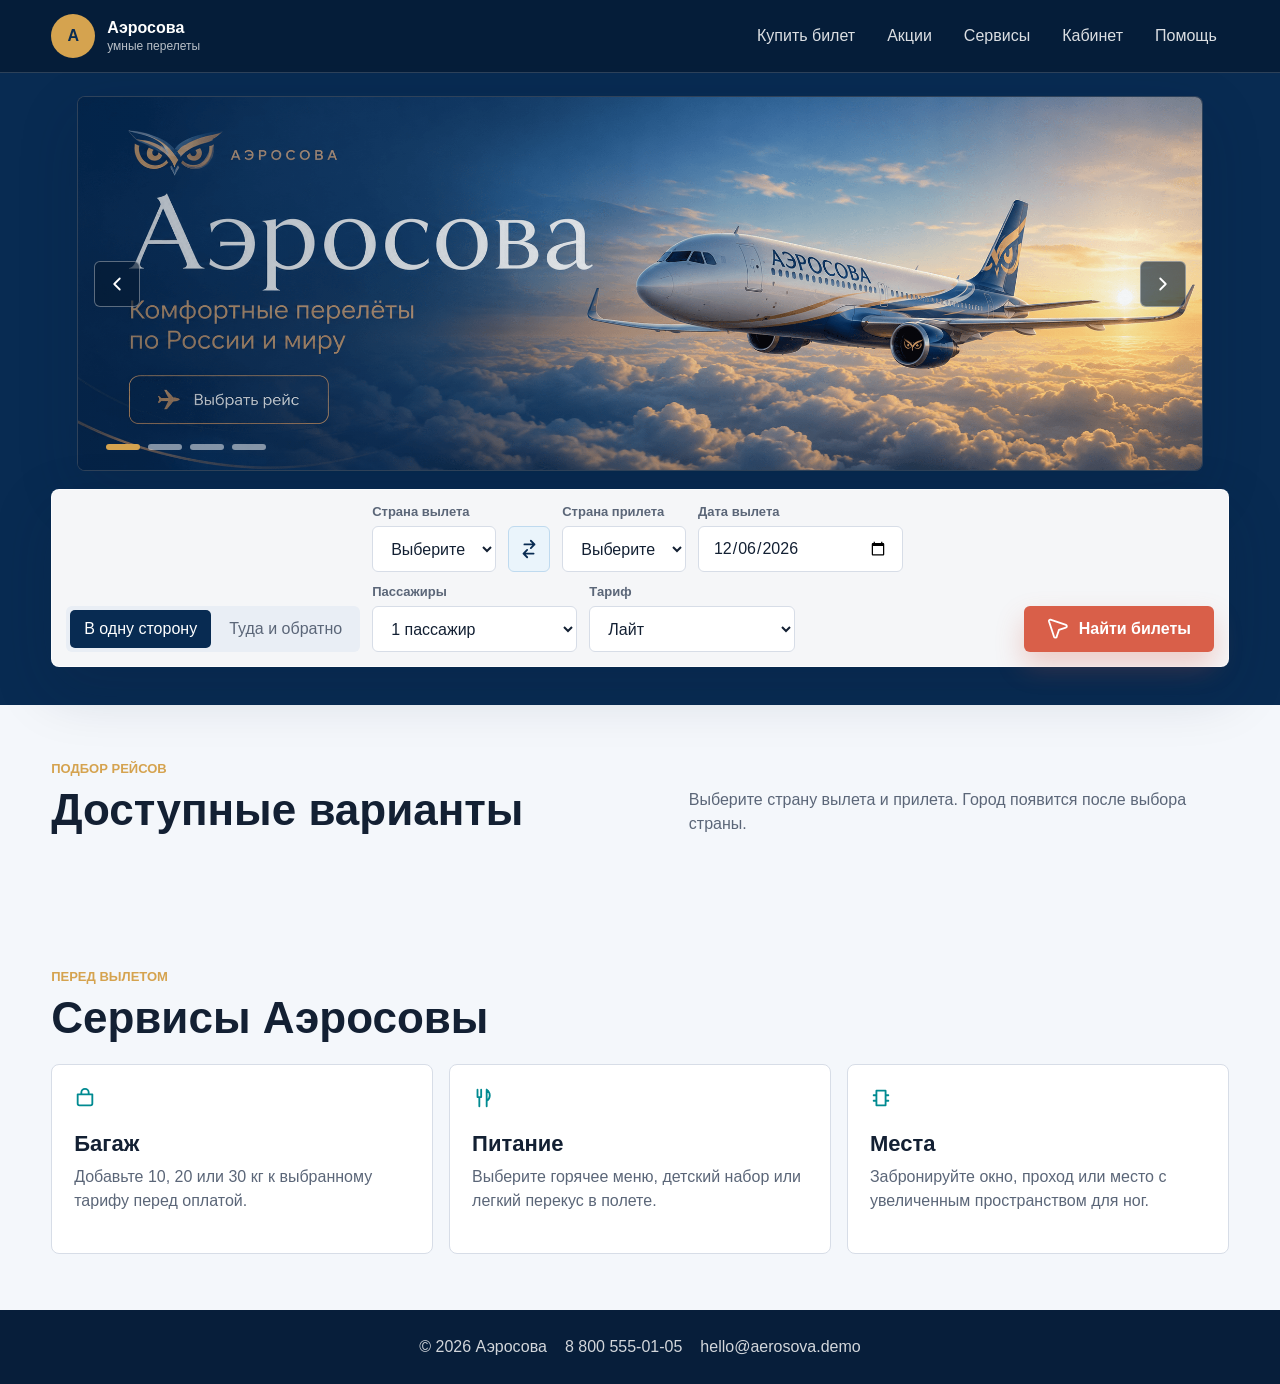
<file: aerosova/index.html>
<!doctype html>
<html lang="ru">
  <head>
    <meta charset="utf-8">
    <meta name="viewport" content="width=device-width, initial-scale=1">
    <title>Аэросова - поиск и бронирование авиабилетов</title>
    <link rel="stylesheet" href="./styles.css">
  </head>
  <body class="home-page">
    <header class="topbar">
      <a class="brand" href="#search" aria-label="Аэросова">
        <span class="brand-mark">A</span>
        <span>
          <strong>Аэросова</strong>
          <small>умные перелеты</small>
        </span>
      </a>
      <nav class="nav" aria-label="Основная навигация">
        <a href="#search">Купить билет</a>
        <a href="#offers">Акции</a>
        <a href="#services">Сервисы</a>
        <a href="./account.html" data-page-link>Кабинет</a>
        <a href="#contacts">Помощь</a>
      </nav>
      <button class="icon-button menu-toggle" type="button" aria-label="Открыть меню">
        <span></span>
        <span></span>
        <span></span>
      </button>
    </header>

    <main>
      <section class="hero" id="search">
        <div class="hero-carousel" id="offers" data-carousel aria-label="Акции и направления">
          <button class="carousel-control prev" type="button" aria-label="Предыдущий баннер">
            <svg viewBox="0 0 24 24" aria-hidden="true"><path d="m15 18-6-6 6-6"></path></svg>
          </button>
          <div class="slides">
            <article class="slide active" style="--banner: url('./images/sova-banner1.png')">
              <span>Распродажа недели</span>
            </article>
            <article class="slide" style="--banner: url('./images/sova-banner2.png')">
              <span>Новый дальний маршрут</span>
            </article>
            <article class="slide" style="--banner: url('./images/sova-banner3.jpg')">
              <span>Летние тарифы</span>
            </article>
            <article class="slide" style="--banner: url('./images/sova-banner4.jpg')">
              <span>Выходные в небе</span>
            </article>
            <article class="slide" style="--banner: url('./images/banner-sah.jpg')">
              <span>Отпуск на Сахалине</span>
            </article>
          </div>
          <button class="carousel-control next" type="button" aria-label="Следующий баннер">
            <svg viewBox="0 0 24 24" aria-hidden="true"><path d="m9 18 6-6-6-6"></path></svg>
          </button>
          <div class="carousel-dots" role="tablist" aria-label="Выбор баннера">
            <button class="active" type="button" aria-label="Показать первый баннер"></button>
            <button type="button" aria-label="Показать второй баннер"></button>
            <button type="button" aria-label="Показать третий баннер"></button>
            <button type="button" aria-label="Показать четвертый баннер"></button>
          </div>
        </div>
        <div class="hero-content">
          <div class="hero-copy">
            <p class="eyebrow">Авиабилеты по России и миру</p>
            <h1>Аэросова</h1>
            <p>Выбирайте рейс, тариф и полезные услуги в одном быстром бронировании.</p>
          </div>

          <form class="search-panel" id="flightSearch">
            <div class="trip-type" role="group" aria-label="Тип поездки">
              <label>
                <input type="radio" name="trip" value="oneway" checked>
                <span>В одну сторону</span>
              </label>
              <label>
                <input type="radio" name="trip" value="roundtrip">
                <span>Туда и обратно</span>
              </label>
            </div>

            <div class="search-grid">
              <label class="field from-country-field">
                <span>Страна вылета</span>
                <select id="fromCountry" name="fromCountry" required>
                  <option value="">Выберите страну</option>
                </select>
              </label>

              <label class="field from-city-field route-city-field" hidden>
                <span>Город вылета</span>
                <select id="fromCity" name="fromCity" required disabled></select>
              </label>

              <button class="swap-button" type="button" id="swapRoute" aria-label="Поменять направление">
                <svg viewBox="0 0 24 24" aria-hidden="true">
                  <path d="M7 7h11m0 0-4-4m4 4-4 4M17 17H6m0 0 4 4m-4-4 4-4"></path>
                </svg>
              </button>

              <label class="field to-country-field">
                <span>Страна прилета</span>
                <select id="toCountry" name="toCountry" required>
                  <option value="">Выберите страну</option>
                </select>
              </label>

              <label class="field to-city-field route-city-field" hidden>
                <span>Город прилета</span>
                <select id="toCity" name="toCity" required disabled></select>
              </label>

              <label class="field depart-field">
                <span>Дата вылета</span>
                <input id="departDate" name="departDate" type="date" required>
              </label>

              <label class="field return-field" hidden>
                <span>Дата обратно</span>
                <input id="returnDate" name="returnDate" type="date">
              </label>

              <label class="field passenger-field">
                <span>Пассажиры</span>
                <select id="passengers" name="passengers">
                  <option value="1">1 пассажир</option>
                  <option value="2">2 пассажира</option>
                  <option value="3">3 пассажира</option>
                  <option value="4">4 пассажира</option>
                  <option value="5">5 пассажиров</option>
                </select>
              </label>

              <label class="field fare-field">
                <span>Тариф</span>
                <select id="fare" name="fare">
                  <option value="Лайт">Лайт</option>
                  <option value="Оптимум">Оптимум</option>
                  <option value="Комфорт">Комфорт</option>
                  <option value="Бизнес">Бизнес</option>
                </select>
              </label>
            </div>

            <button class="primary-action" type="submit">
              <svg viewBox="0 0 24 24" aria-hidden="true">
                <path d="M10.5 20.5 13 13l7.5-2.5a1.6 1.6 0 0 0 .2-3L3.8 1.9a1.4 1.4 0 0 0-1.7 1.7L7.7 20.5a1.6 1.6 0 0 0 3-.1Z"></path>
              </svg>
              Найти билеты
            </button>
          </form>
        </div>
      </section>

      <section class="results-section" aria-live="polite">
        <div class="section-head">
          <div>
            <p class="eyebrow">Подбор рейсов</p>
            <h2>Доступные варианты</h2>
          </div>
          <p id="resultsSummary">Выберите направление и нажмите «Найти билеты».</p>
        </div>
        <div class="flight-results" id="flightResults"></div>
      </section>

      <section class="services" id="services">
        <div class="section-head">
          <div>
            <p class="eyebrow">Перед вылетом</p>
            <h2>Сервисы Аэросовы</h2>
          </div>
        </div>
        <div class="service-grid">
          <article class="service-card">
            <svg viewBox="0 0 24 24" aria-hidden="true"><path d="M6 20h12a2 2 0 0 0 2-2V8H4v10a2 2 0 0 0 2 2Zm2-12V6a4 4 0 0 1 8 0v2"></path></svg>
            <h3>Багаж</h3>
            <p>Добавьте 10, 20 или 30 кг к выбранному тарифу перед оплатой.</p>
          </article>
          <article class="service-card">
            <svg viewBox="0 0 24 24" aria-hidden="true"><path d="M6 3v8m4-8v8M6 11h4m-2 0v10m8-18v18m0-18c2.2 1.6 3.4 3.8 3.4 6.2 0 2.4-1.2 4.6-3.4 6.2"></path></svg>
            <h3>Питание</h3>
            <p>Выберите горячее меню, детский набор или легкий перекус в полете.</p>
          </article>
          <article class="service-card">
            <svg viewBox="0 0 24 24" aria-hidden="true"><path d="M7 4h10v16H7zM7 9H4m3 6H4m16-6h-3m3 6h-3"></path></svg>
            <h3>Места</h3>
            <p>Забронируйте окно, проход или место с увеличенным пространством для ног.</p>
          </article>
        </div>
      </section>

      <section class="account-section" id="account">
        <div class="section-head">
          <div>
            <p class="eyebrow">Пассажир</p>
            <h2>Личный кабинет</h2>
          </div>
          <p>Здесь появляются демо-заказы после бронирования билетов.</p>
        </div>
        <div class="account-panel">
          <div class="account-card">
            <span>Профиль</span>
            <strong id="accountName">Гость Аэросовы</strong>
            <small id="accountEmail">Оформите первый билет, чтобы создать профиль.</small>
          </div>
          <div class="orders-list" id="ordersList"></div>
        </div>
      </section>
    </main>

    <footer class="footer" id="contacts">
      <span>© 2026 Аэросова</span>
      <a href="tel:+78005550105">8 800 555-01-05</a>
      <a href="mailto:hello@aerosova.demo">hello@aerosova.demo</a>
    </footer>

    <div class="modal" id="bookingModal" hidden>
      <div class="modal-backdrop" data-close-modal></div>
      <section class="booking-dialog" role="dialog" aria-modal="true" aria-labelledby="bookingTitle">
        <button class="icon-button close-modal" type="button" data-close-modal aria-label="Закрыть бронирование">
          <svg viewBox="0 0 24 24" aria-hidden="true"><path d="M18 6 6 18M6 6l12 12"></path></svg>
        </button>

        <div class="booking-head">
          <p class="eyebrow">Бронирование</p>
          <h2 id="bookingTitle">Оформление билета</h2>
          <p id="bookingRoute">Выберите рейс из списка.</p>
        </div>

        <form class="booking-form" id="bookingForm">
          <fieldset>
            <legend>Регистрация пассажира</legend>
            <div class="booking-grid">
              <label class="field">
                <span>Имя</span>
                <input name="firstName" type="text" placeholder="Анна" required>
              </label>
              <label class="field">
                <span>Фамилия</span>
                <input name="lastName" type="text" placeholder="Соколова" required>
              </label>
              <label class="field">
                <span>Email</span>
                <input name="email" type="email" placeholder="mail@example.com" required>
              </label>
              <label class="field">
                <span>Телефон</span>
                <input name="phone" type="tel" placeholder="+7 900 000-00-00" required>
              </label>
            </div>
          </fieldset>

          <fieldset>
            <legend>Дополнительные услуги</legend>
            <div class="addon-list">
              <label class="addon">
                <input type="radio" name="baggage" value="0" data-label="Без багажа" checked>
                <span>
                  <strong>Без багажа</strong>
                  <small>ручная кладь до 10 кг</small>
                </span>
                <b>0 ₽</b>
              </label>
              <label class="addon">
                <input type="radio" name="baggage" value="1800" data-label="Багаж 20 кг">
                <span>
                  <strong>Багаж 20 кг</strong>
                  <small>для чемодана в отпуск</small>
                </span>
                <b>1 800 ₽</b>
              </label>
              <label class="addon">
                <input type="radio" name="baggage" value="3200" data-label="Багаж 30 кг">
                <span>
                  <strong>Багаж 30 кг</strong>
                  <small>для долгой поездки</small>
                </span>
                <b>3 200 ₽</b>
              </label>
            </div>

            <div class="addon-row">
              <label class="toggle">
                <input type="checkbox" name="meal" value="950" data-label="Горячее питание">
                <span>Горячее питание</span>
                <b>950 ₽</b>
              </label>
              <label class="toggle">
                <input type="checkbox" name="priority" value="700" data-label="Приоритетная посадка">
                <span>Приоритетная посадка</span>
                <b>700 ₽</b>
              </label>
            </div>

            <label class="field">
              <span>Место в салоне</span>
              <select name="seat">
                <option value="0" data-label="Автоматически">Автоматически, 0 ₽</option>
                <option value="600" data-label="У окна">У окна, 600 ₽</option>
                <option value="600" data-label="У прохода">У прохода, 600 ₽</option>
                <option value="1600" data-label="Extra Space">Extra Space, 1 600 ₽</option>
              </select>
            </label>
          </fieldset>

          <aside class="summary-box">
            <div>
              <span>Билет</span>
              <strong id="basePrice">0 ₽</strong>
            </div>
            <div>
              <span>Доп. услуги</span>
              <strong id="addonsPrice">0 ₽</strong>
            </div>
            <div class="total">
              <span>Итого</span>
              <strong id="totalPrice">0 ₽</strong>
            </div>
          </aside>

          <button class="primary-action" type="submit">Забронировать</button>
        </form>
      </section>
    </div>

    <div class="toast" id="toast" hidden>
      Бронирование создано. Маршрут добавлен в личный кабинет демо-сайта.
    </div>

    <div class="page-loader" id="pageLoader" hidden>
      <div>
        <span class="loader-ring"></span>
        <strong>Аэросова загружает страницу</strong>
      </div>
    </div>

    <script src="./script.js"></script>
  </body>
</html>
</file>
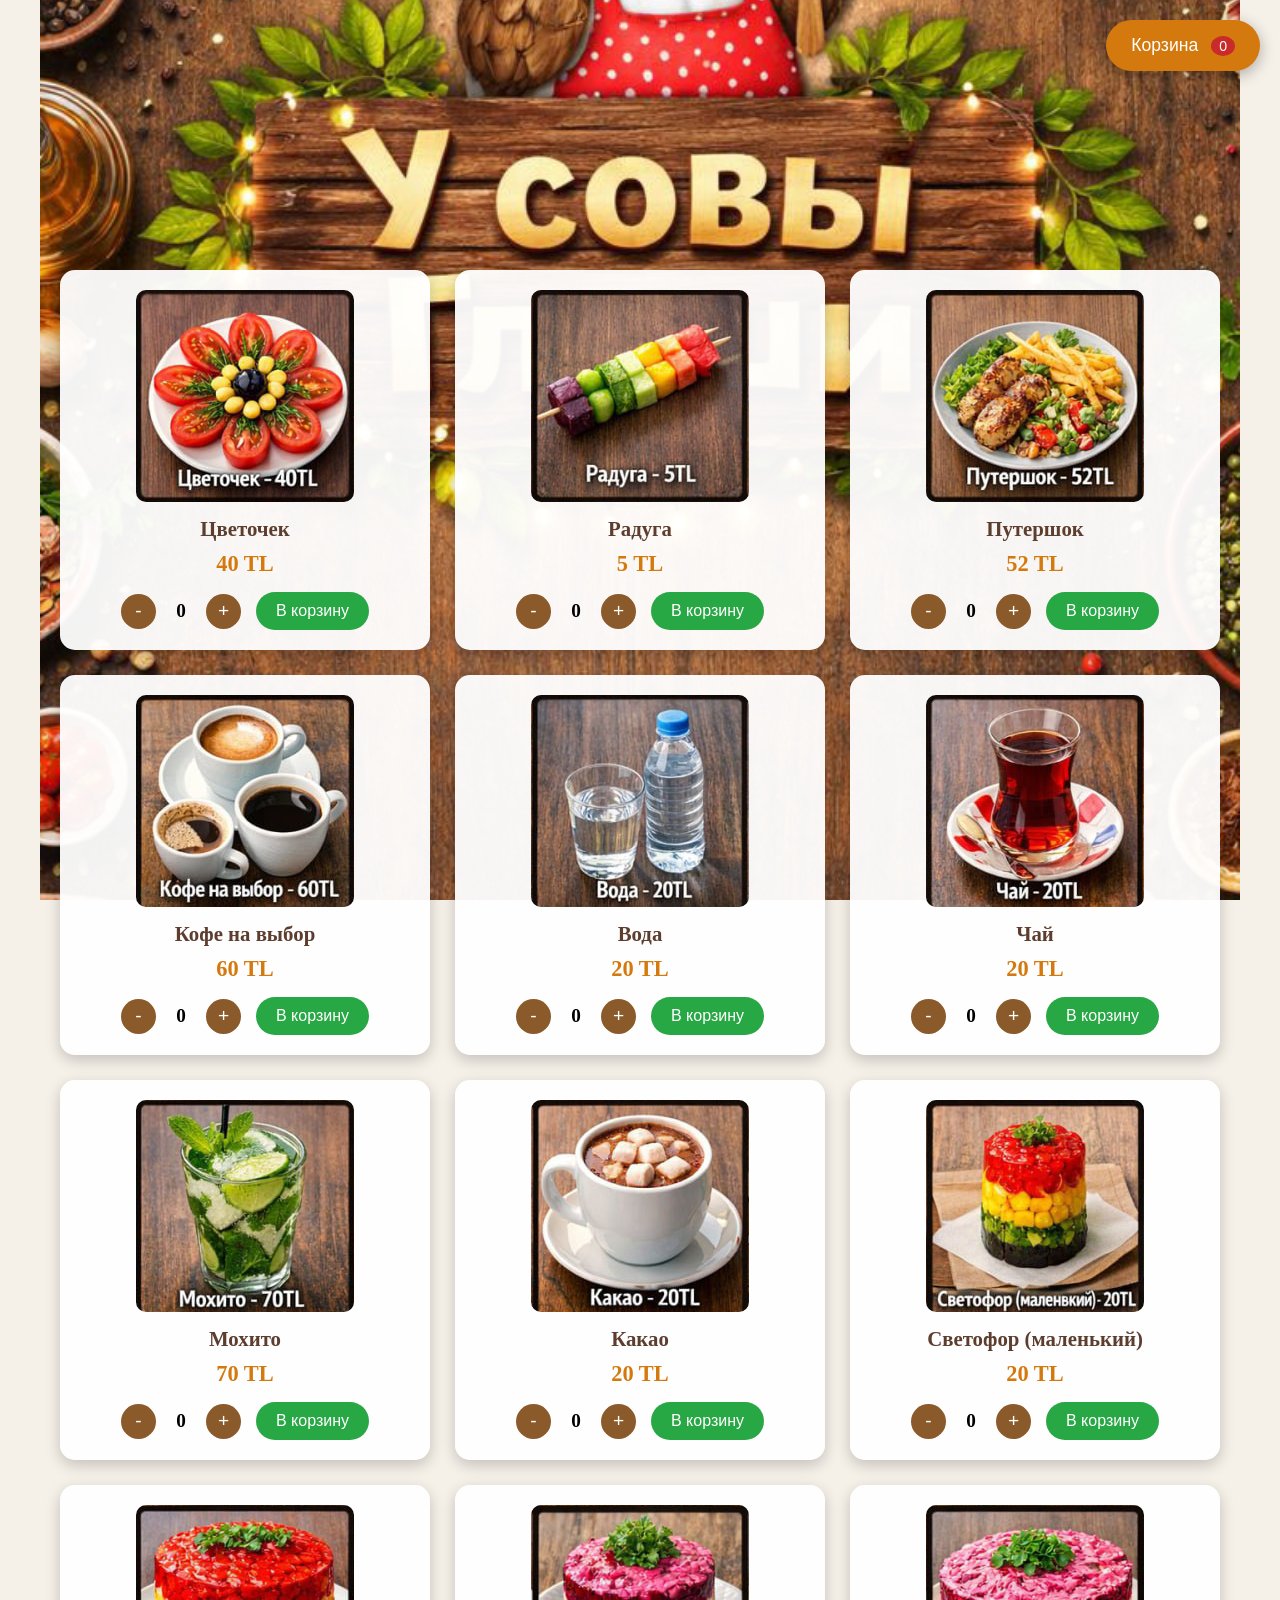
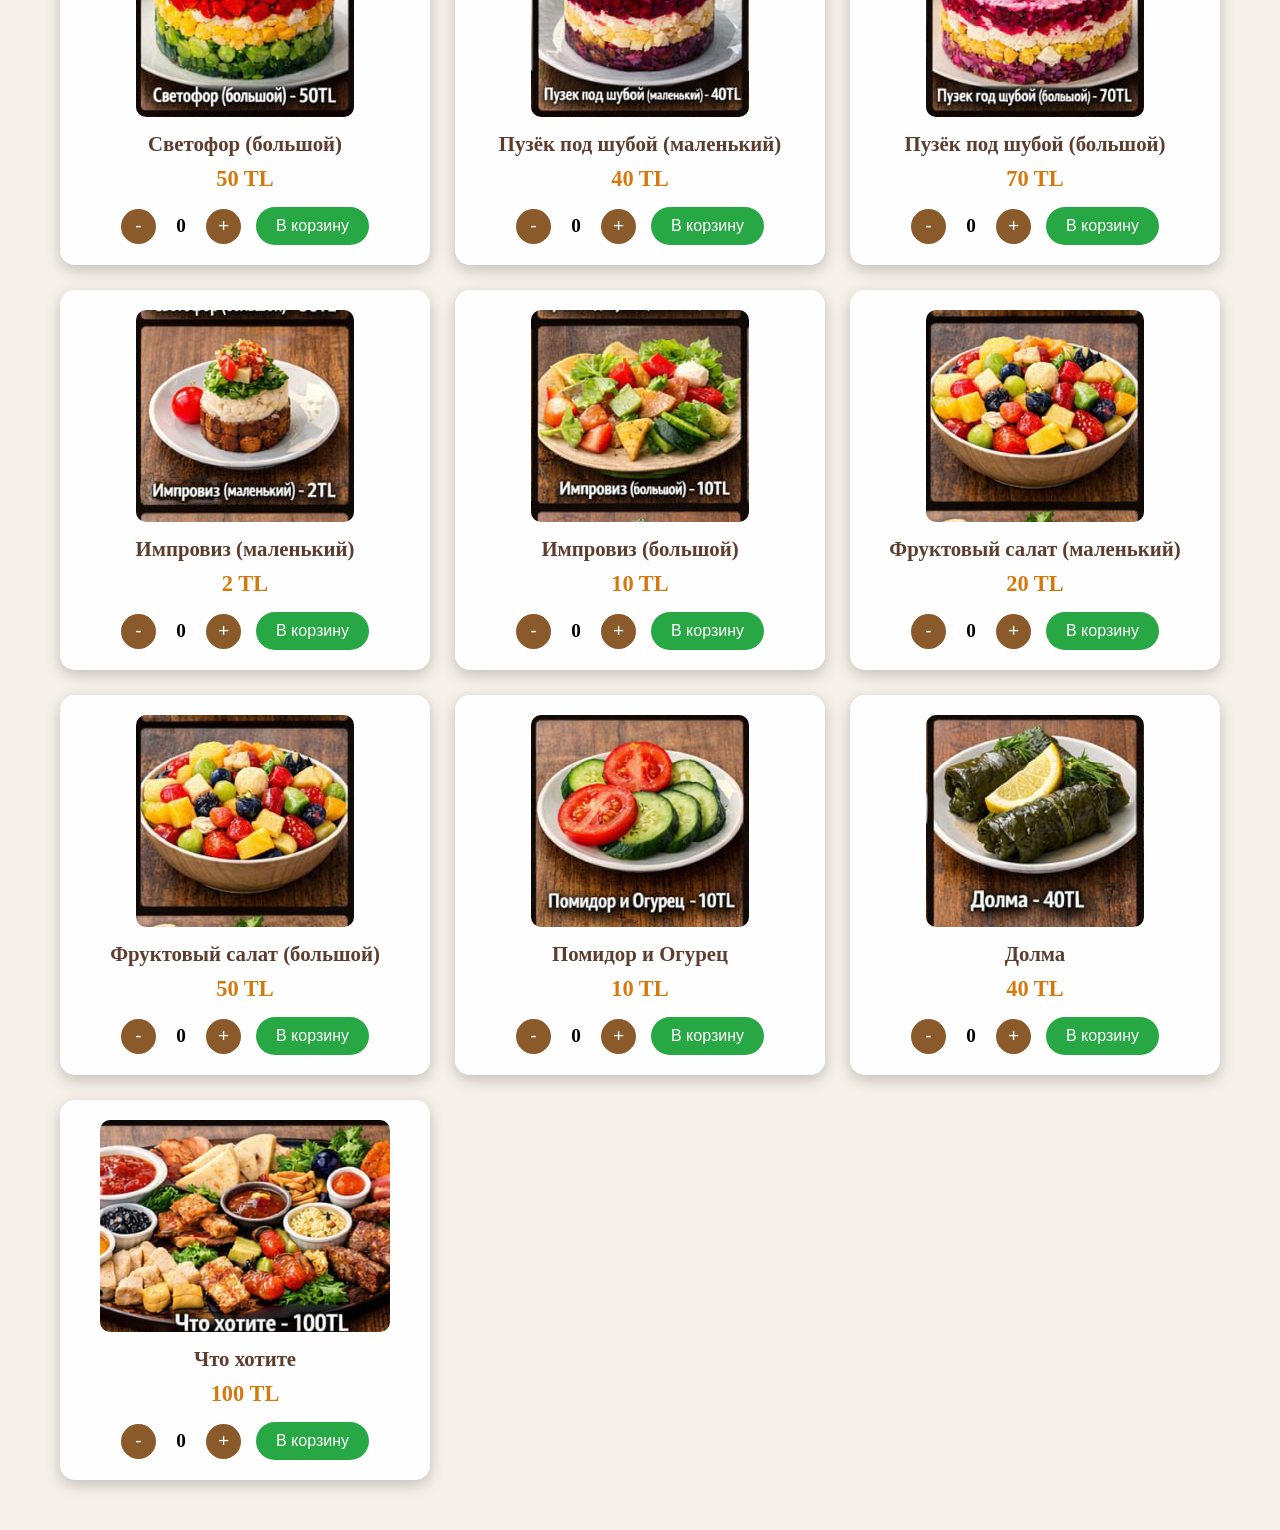
<file: cafe.html>
<!DOCTYPE html>
<html lang="ru">
<head>
    <meta charset="UTF-8">
    <meta name="viewport" content="width=device-width, initial-scale=1.0">
    <title>Кафе "У совы Глаши"</title>
    <style>
        * {
            margin: 0;
            padding: 0;
            box-sizing: border-box;
        }

        body {
            font-family: 'Georgia', serif;
            /* background: url('./background.jpg    ') center/cover fixed; */
            background-color: #f5f0e8;
            min-height: 100vh;
        }

        .container {
            background: url('./background.jpg') center/cover fixed;
            max-width: 1200px;
            margin: 0 auto;
            padding: 20px;
        }

        header {
            background: rgba(139, 90, 43, 0.95);
            color: #fff;
            padding: 30px;
            text-align: center;
            border-radius: 15px;
            margin-bottom: 30px;
            box-shadow: 0 8px 20px rgba(0,0,0,0.3);
        }

        header h1 {
            font-size: 2.5em;
            margin-bottom: 10px;
            text-shadow: 2px 2px 4px rgba(0,0,0,0.3);
        }

        header p {
            font-size: 1.1em;
            opacity: 0.9;
        }

        .cart-button {
            position: fixed;
            top: 20px;
            right: 20px;
            background: #d4790d;
            color: white;
            border: none;
            padding: 15px 25px;
            border-radius: 50px;
            cursor: pointer;
            font-size: 1.1em;
            box-shadow: 0 4px 15px rgba(0,0,0,0.3);
            z-index: 1000;
            transition: all 0.3s;
        }

        .cart-button:hover {
            background: #b86a0c;
            transform: translateY(-2px);
            box-shadow: 0 6px 20px rgba(0,0,0,0.4);
        }

        .cart-count {
            background: #c92a2a;
            color: white;
            border-radius: 50%;
            padding: 2px 8px;
            font-size: 0.8em;
            margin-left: 8px;
        }

        .menu-grid {
            margin-top: 250px;
            display: grid;
            grid-template-columns: repeat(auto-fill, minmax(300px, 1fr));
            gap: 25px;
            margin-bottom: 30px;
        }

        .menu-item {
            background: rgba(255, 255, 255, 0.95);
            border-radius: 15px;
            padding: 20px;
            box-shadow: 0 5px 15px rgba(0,0,0,0.2);
            transition: all 0.3s;
        }

        .menu-item:hover {
            transform: translateY(-5px);
            box-shadow: 0 8px 25px rgba(0,0,0,0.3);
        }

        .item-image {
            width: 218px;
            height: 212px;
            margin: 0 auto 15px;
            background: url('./menu.jpg') no-repeat;
            background-size: auto;
            border-radius: 10px;
        }

        /* Координаты для каждого блюда - настройте под свою картинку */
        .item-image-1 { background-position: 0px 0px; }
        .item-image-2 { background-position: -212px 0px; }
        .item-image-3 { background-position: -423px 0px; }
        .item-image-4 { background-position: 0px -208px }
        .item-image-5 { background-position: -212px -208px; }
        .item-image-6 { background-position: -423px -208px; }
        .item-image-7 { background-position: 0px -422px; }
        .item-image-8 { background-position: -211px -422px; }
        .item-image-9 { background-position: -422px -422px; }
        .item-image-10 { background-position: 0px -639px; }
        .item-image-11 { background-position: -211px -639px; }
        .item-image-12 { background-position: -422px -639px; }
        .item-image-13 { background-position: 0px -835px; }
        .item-image-14 { background-position: -212px -836px; }
        .item-image-15 { background-position: -635px -838px; }
        .item-image-16 { background-position: -635px -838px; }
        .item-image-17 { background-position: 0px -1033px; }
        .item-image-18 { background-position: -211px -1033px; }
        .item-image-19 { background-position: -500px -1033px; width: 290px; }

        .item-name {
            font-size: 1.3em;
            font-weight: bold;
            color: #5c3d2e;
            margin-bottom: 10px;
            text-align: center;
        }

        .item-price {
            font-size: 1.4em;
            color: #d4790d;
            font-weight: bold;
            text-align: center;
            margin-bottom: 15px;
        }

        .item-controls {
            display: flex;
            align-items: center;
            justify-content: center;
            gap: 15px;
        }

        .quantity-control {
            display: flex;
            align-items: center;
            gap: 10px;
        }

        .quantity-btn {
            background: #8b5a2b;
            color: white;
            border: none;
            width: 35px;
            height: 35px;
            border-radius: 50%;
            cursor: pointer;
            font-size: 1.2em;
            transition: all 0.2s;
        }

        .quantity-btn:hover {
            background: #6d4623;
        }

        .quantity-display {
            font-size: 1.2em;
            font-weight: bold;
            min-width: 30px;
            text-align: center;
        }

        .add-to-cart {
            background: #28a745;
            color: white;
            border: none;
            padding: 10px 20px;
            border-radius: 25px;
            cursor: pointer;
            font-size: 1em;
            transition: all 0.2s;
        }

        .add-to-cart:hover {
            background: #218838;
        }

        .modal {
            display: none;
            position: fixed;
            top: 0;
            left: 0;
            width: 100%;
            height: 100%;
            background: rgba(0,0,0,0.7);
            z-index: 2000;
            align-items: center;
            justify-content: center;
        }

        .modal-content {
            background: white;
            padding: 30px;
            border-radius: 15px;
            max-width: 600px;
            width: 90%;
            max-height: 80vh;
            overflow-y: auto;
            position: relative;
        }

        .close-modal {
            position: absolute;
            top: 15px;
            right: 20px;
            font-size: 2em;
            cursor: pointer;
            color: #666;
        }

        .close-modal:hover {
            color: #000;
        }

        .cart-item {
            display: flex;
            justify-content: space-between;
            align-items: center;
            padding: 15px;
            border-bottom: 1px solid #ddd;
        }

        .cart-item-info {
            flex: 1;
        }

        .cart-item-name {
            font-weight: bold;
            font-size: 1.1em;
            margin-bottom: 5px;
        }

        .cart-item-price {
            color: #666;
        }

        .remove-item {
            background: #dc3545;
            color: white;
            border: none;
            padding: 8px 15px;
            border-radius: 5px;
            cursor: pointer;
        }

        .remove-item:hover {
            background: #c82333;
        }

        .cart-summary {
            margin-top: 20px;
            padding-top: 20px;
            border-top: 2px solid #8b5a2b;
        }

        .summary-row {
            display: flex;
            justify-content: space-between;
            padding: 10px 0;
            font-size: 1.1em;
        }

        .summary-row.total {
            font-size: 1.4em;
            font-weight: bold;
            color: #8b5a2b;
        }

        .checkout-btn {
            width: 100%;
            background: #28a745;
            color: white;
            border: none;
            padding: 15px;
            border-radius: 10px;
            font-size: 1.2em;
            cursor: pointer;
            margin-top: 20px;
            transition: all 0.3s;
        }

        .checkout-btn:hover {
            background: #218838;
        }

        .payment-processing {
            text-align: center;
            padding: 40px 20px;
        }

        .spinner {
            border: 4px solid #f3f3f3;
            border-top: 4px solid #8b5a2b;
            border-radius: 50%;
            width: 50px;
            height: 50px;
            animation: spin 1s linear infinite;
            margin: 20px auto;
        }

        @keyframes spin {
            0% { transform: rotate(0deg); }
            100% { transform: rotate(360deg); }
        }

        .receipt {
            background: white;
            padding: 30px;
            border: 2px dashed #8b5a2b;
            border-radius: 10px;
        }

        .receipt-header {
            text-align: center;
            margin-bottom: 20px;
            padding-bottom: 20px;
            border-bottom: 2px solid #8b5a2b;
        }

        .receipt-header h2 {
            color: #8b5a2b;
            margin-bottom: 10px;
        }

        .receipt-item {
            display: flex;
            justify-content: space-between;
            padding: 8px 0;
            border-bottom: 1px dotted #ccc;
        }

        .print-btn {
            width: 100%;
            background: #007bff;
            color: white;
            border: none;
            padding: 15px;
            border-radius: 10px;
            font-size: 1.2em;
            cursor: pointer;
            margin-top: 20px;
        }

        .print-btn:hover {
            background: #0056b3;
        }

        .empty-cart {
            text-align: center;
            padding: 40px;
            color: #666;
        }
    </style>
</head>
<body>
    <button class="cart-button" onclick="openCart()">
        Корзина <span class="cart-count" id="cartCount">0</span>
    </button>

    <div class="container">
        <!-- <header>
            <h1>Кафе "У совы Глаши"</h1>
            <p>Добро пожаловать в наше уютное кафе!</p>
        </header> -->

        <div class="menu-grid" id="menuGrid"></div>
    </div>

    <div class="modal" id="cartModal">
        <div class="modal-content">
            <span class="close-modal" onclick="closeCart()">&times;</span>
            <div id="cartContent"></div>
        </div>
    </div>

    <script>
        const menuItems = [
            { id: 1, name: 'Цветочек', price: 40, quantity: 0 },
            { id: 2, name: 'Радуга', price: 5, quantity: 0 },
            { id: 3, name: 'Путершок', price: 52, quantity: 0 },
            { id: 4, name: 'Кофе на выбор', price: 60, quantity: 0 },
            { id: 5, name: 'Вода', price: 20, quantity: 0 },
            { id: 6, name: 'Чай', price: 20, quantity: 0 },
            { id: 7, name: 'Мохито', price: 70, quantity: 0 },
            { id: 8, name: 'Какао', price: 20, quantity: 0 },
            { id: 9, name: 'Светофор (маленький)', price: 20, quantity: 0 },
            { id: 10, name: 'Светофор (большой)', price: 50, quantity: 0 },
            { id: 11, name: 'Пузёк под шубой (маленький)', price: 40, quantity: 0 },
            { id: 12, name: 'Пузёк под шубой (большой)', price: 70, quantity: 0 },
            { id: 13, name: 'Импровиз (маленький)', price: 2, quantity: 0 },
            { id: 14, name: 'Импровиз (большой)', price: 10, quantity: 0 },
            { id: 15, name: 'Фруктовый салат (маленький)', price: 20, quantity: 0 },
            { id: 16, name: 'Фруктовый салат (большой)', price: 50, quantity: 0 },
            { id: 17, name: 'Помидор и Огурец', price: 10, quantity: 0 },
            { id: 18, name: 'Долма', price: 40, quantity: 0 },
            { id: 19, name: 'Что хотите', price: 100, quantity: 0 }
        ];

        let cart = [];

        function renderMenu() {
            const grid = document.getElementById('menuGrid');
            grid.innerHTML = menuItems.map(item => `
                <div class="menu-item">
                    <div class="item-image item-image-${item.id}"></div>
                    <div class="item-name">${item.name}</div>
                    <div class="item-price">${item.price} TL</div>
                    <div class="item-controls">
                        <div class="quantity-control">
                            <button class="quantity-btn" onclick="changeQuantity(${item.id}, -1)">-</button>
                            <span class="quantity-display" id="qty-${item.id}">0</span>
                            <button class="quantity-btn" onclick="changeQuantity(${item.id}, 1)">+</button>
                        </div>
                        <button class="add-to-cart" onclick="addToCart(${item.id})">В корзину</button>
                    </div>
                </div>
            `).join('');
        }

        function changeQuantity(id, delta) {
            const item = menuItems.find(i => i.id === id);
            item.quantity = Math.max(0, item.quantity + delta);
            document.getElementById(`qty-${id}`).textContent = item.quantity;
        }

        function addToCart(id) {
            const item = menuItems.find(i => i.id === id);
            if (item.quantity === 0) {
                item.quantity = 1;
                document.getElementById(`qty-${id}`).textContent = 1;
            }
            
            const cartItem = cart.find(c => c.id === id);
            if (cartItem) {
                cartItem.quantity += item.quantity;
            } else {
                cart.push({ ...item });
            }
            
            item.quantity = 0;
            document.getElementById(`qty-${id}`).textContent = 0;
            updateCartCount();
        }

        function updateCartCount() {
            const count = cart.reduce((sum, item) => sum + item.quantity, 0);
            document.getElementById('cartCount').textContent = count;
        }

        function openCart() {
            const modal = document.getElementById('cartModal');
            modal.style.display = 'flex';
            renderCart();
        }

        function closeCart() {
            document.getElementById('cartModal').style.display = 'none';
        }

        function renderCart() {
            const content = document.getElementById('cartContent');
            
            if (cart.length === 0) {
                content.innerHTML = '<div class="empty-cart"><h2>Корзина пуста</h2></div>';
                return;
            }

            const subtotal = cart.reduce((sum, item) => sum + item.price * item.quantity, 0);
            const discount = subtotal > 200 ? subtotal * 0.1 : 0;
            const total = subtotal - discount;

            content.innerHTML = `
                <h2 style="margin-bottom: 20px; color: #8b5a2b;">Ваш заказ</h2>
                ${cart.map(item => `
                    <div class="cart-item">
                        <div class="cart-item-info">
                            <div class="cart-item-name">${item.name}</div>
                            <div class="cart-item-price">${item.quantity} x ${item.price} TL = ${item.quantity * item.price} TL</div>
                        </div>
                        <button class="remove-item" onclick="removeFromCart(${item.id})">Удалить</button>
                    </div>
                `).join('')}
                <div class="cart-summary">
                    <div class="summary-row">
                        <span>Промежуточный итог:</span>
                        <span>${subtotal.toFixed(2)} TL</span>
                    </div>
                    ${discount > 0 ? `
                        <div class="summary-row" style="color: #28a745;">
                            <span>Скидка (10%):</span>
                            <span>-${discount.toFixed(2)} TL</span>
                        </div>
                    ` : ''}
                    <div class="summary-row total">
                        <span>Итого:</span>
                        <span>${total.toFixed(2)} TL</span>
                    </div>
                </div>
                <button class="checkout-btn" onclick="processPayment()">Оплатить</button>
            `;
        }

        function removeFromCart(id) {
            cart = cart.filter(item => item.id !== id);
            updateCartCount();
            renderCart();
        }

        function processPayment() {
            const content = document.getElementById('cartContent');
            content.innerHTML = `
                <div class="payment-processing">
                    <h2>Обработка платежа...</h2>
                    <div class="spinner"></div>
                    <p>Связь с банком</p>
                    <p id="processingStatus">Инициализация...</p>
                </div>
            `;

            const statuses = [
                'Подключение к банку...',
                'Проверка данных...',
                'Авторизация платежа...',
                'Подтверждение транзакции...',
                'Завершение...'
            ];

            let step = 0;
            const interval = setInterval(() => {
                if (step < statuses.length) {
                    document.getElementById('processingStatus').textContent = statuses[step];
                    step++;
                } else {
                    clearInterval(interval);
                    showReceipt();
                }
            }, 1000);
        }

        function showReceipt() {
            const content = document.getElementById('cartContent');
            const subtotal = cart.reduce((sum, item) => sum + item.price * item.quantity, 0);
            const discount = subtotal > 200 ? subtotal * 0.1 : 0;
            const total = subtotal - discount;
            const now = new Date();
            const receiptNumber = Math.floor(Math.random() * 100000);

            content.innerHTML = `
                <div class="receipt">
                    <div class="receipt-header">
                        <h2>Кафе "У совы Глаши"</h2>
                        <p>Чек № ${receiptNumber}</p>
                        <p>${now.toLocaleDateString('ru-RU')} ${now.toLocaleTimeString('ru-RU')}</p>
                    </div>
                    ${cart.map(item => `
                        <div class="receipt-item">
                            <span>${item.name} x${item.quantity}</span>
                            <span>${(item.price * item.quantity).toFixed(2)} TL</span>
                        </div>
                    `).join('')}
                    <div style="margin-top: 20px; padding-top: 20px; border-top: 2px solid #8b5a2b;">
                        <div class="receipt-item">
                            <strong>Промежуточный итог:</strong>
                            <strong>${subtotal.toFixed(2)} TL</strong>
                        </div>
                        ${discount > 0 ? `
                            <div class="receipt-item" style="color: #28a745;">
                                <strong>Скидка (10%):</strong>
                                <strong>-${discount.toFixed(2)} TL</strong>
                            </div>
                        ` : ''}
                        <div class="receipt-item" style="font-size: 1.3em; margin-top: 10px;">
                            <strong>ИТОГО:</strong>
                            <strong>${total.toFixed(2)} TL</strong>
                        </div>
                    </div>
                    <div style="text-align: center; margin-top: 20px; padding-top: 20px; border-top: 1px solid #ddd;">
                        <p style="color: #28a745; font-weight: bold; font-size: 1.2em;">Оплата успешно проведена</p>
                        <p style="margin-top: 10px;">Спасибо за ваш заказ!</p>
                    </div>
                    <button class="print-btn" onclick="printReceipt()">Печать чека</button>
                </div>
            `;

            cart = [];
            updateCartCount();
        }

        function printReceipt() {
            window.print();
        }

        renderMenu();
    </script>
</body>
</html>
</file>
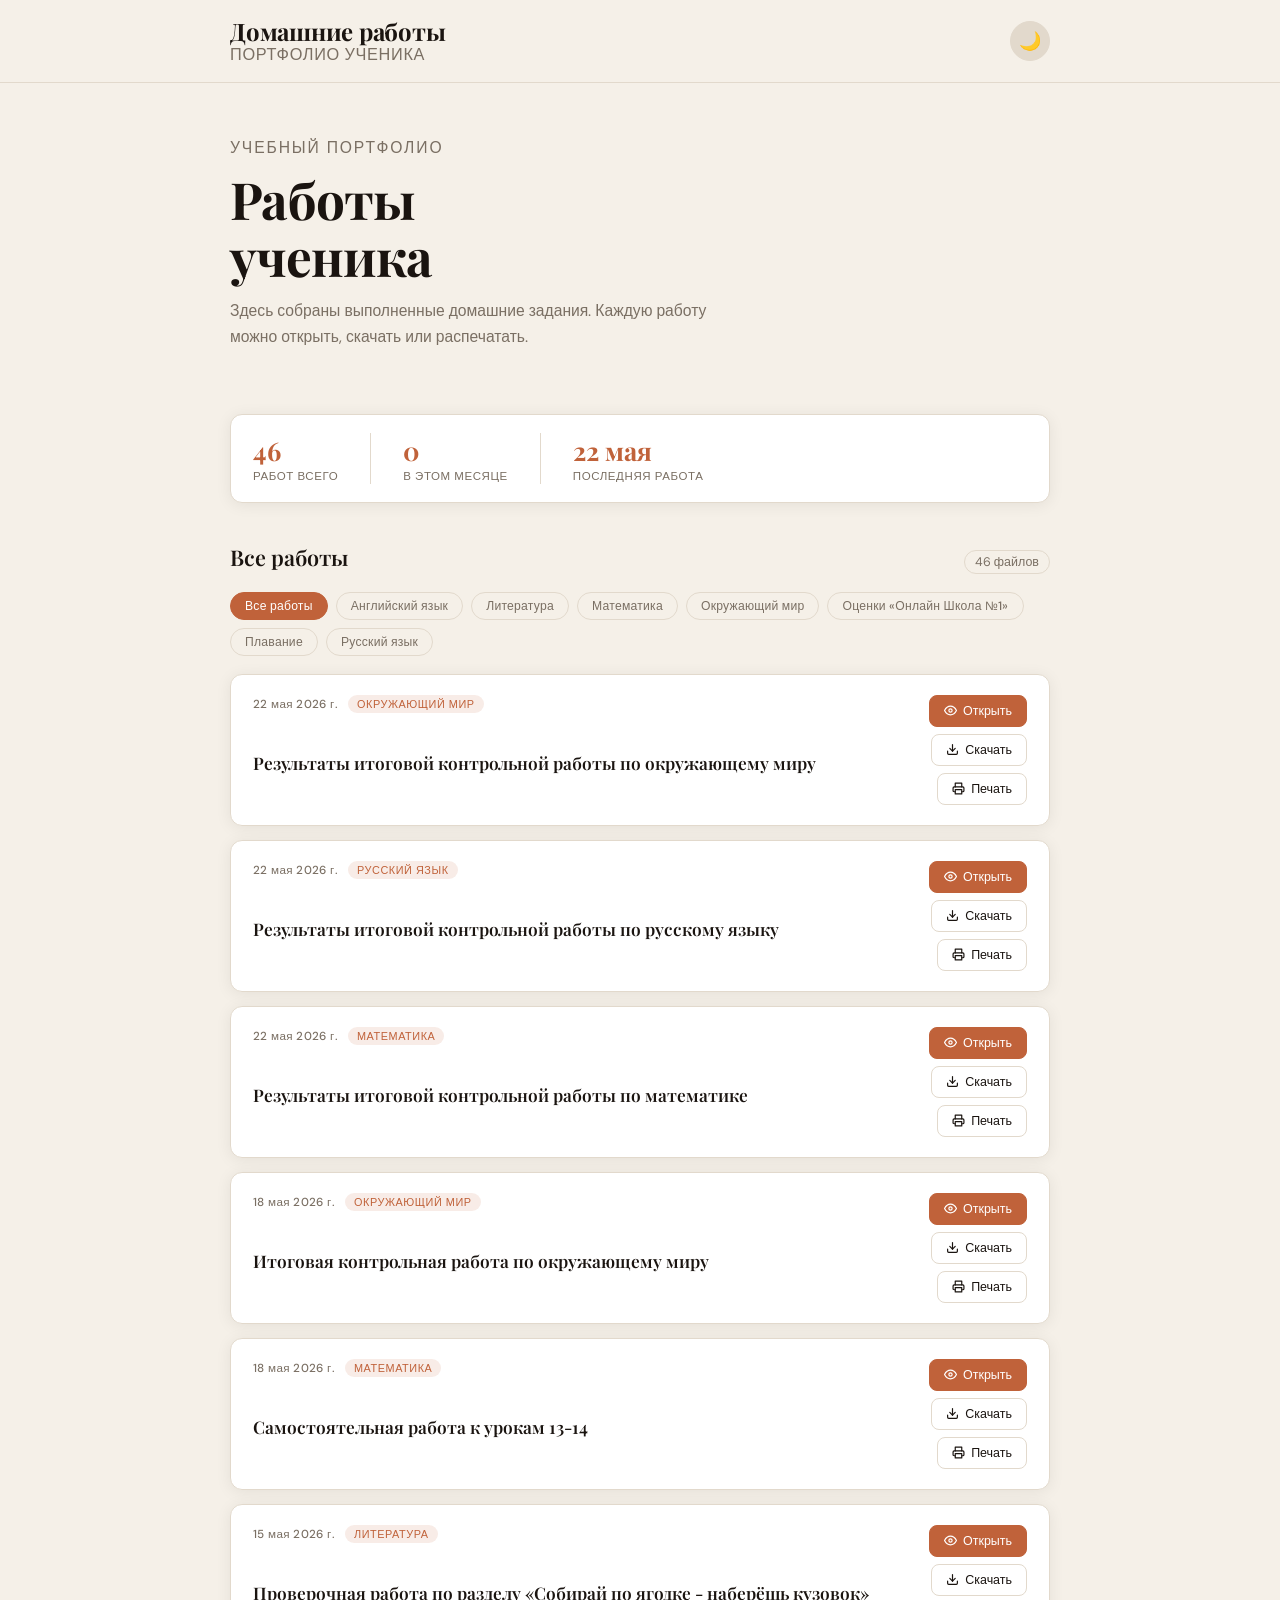
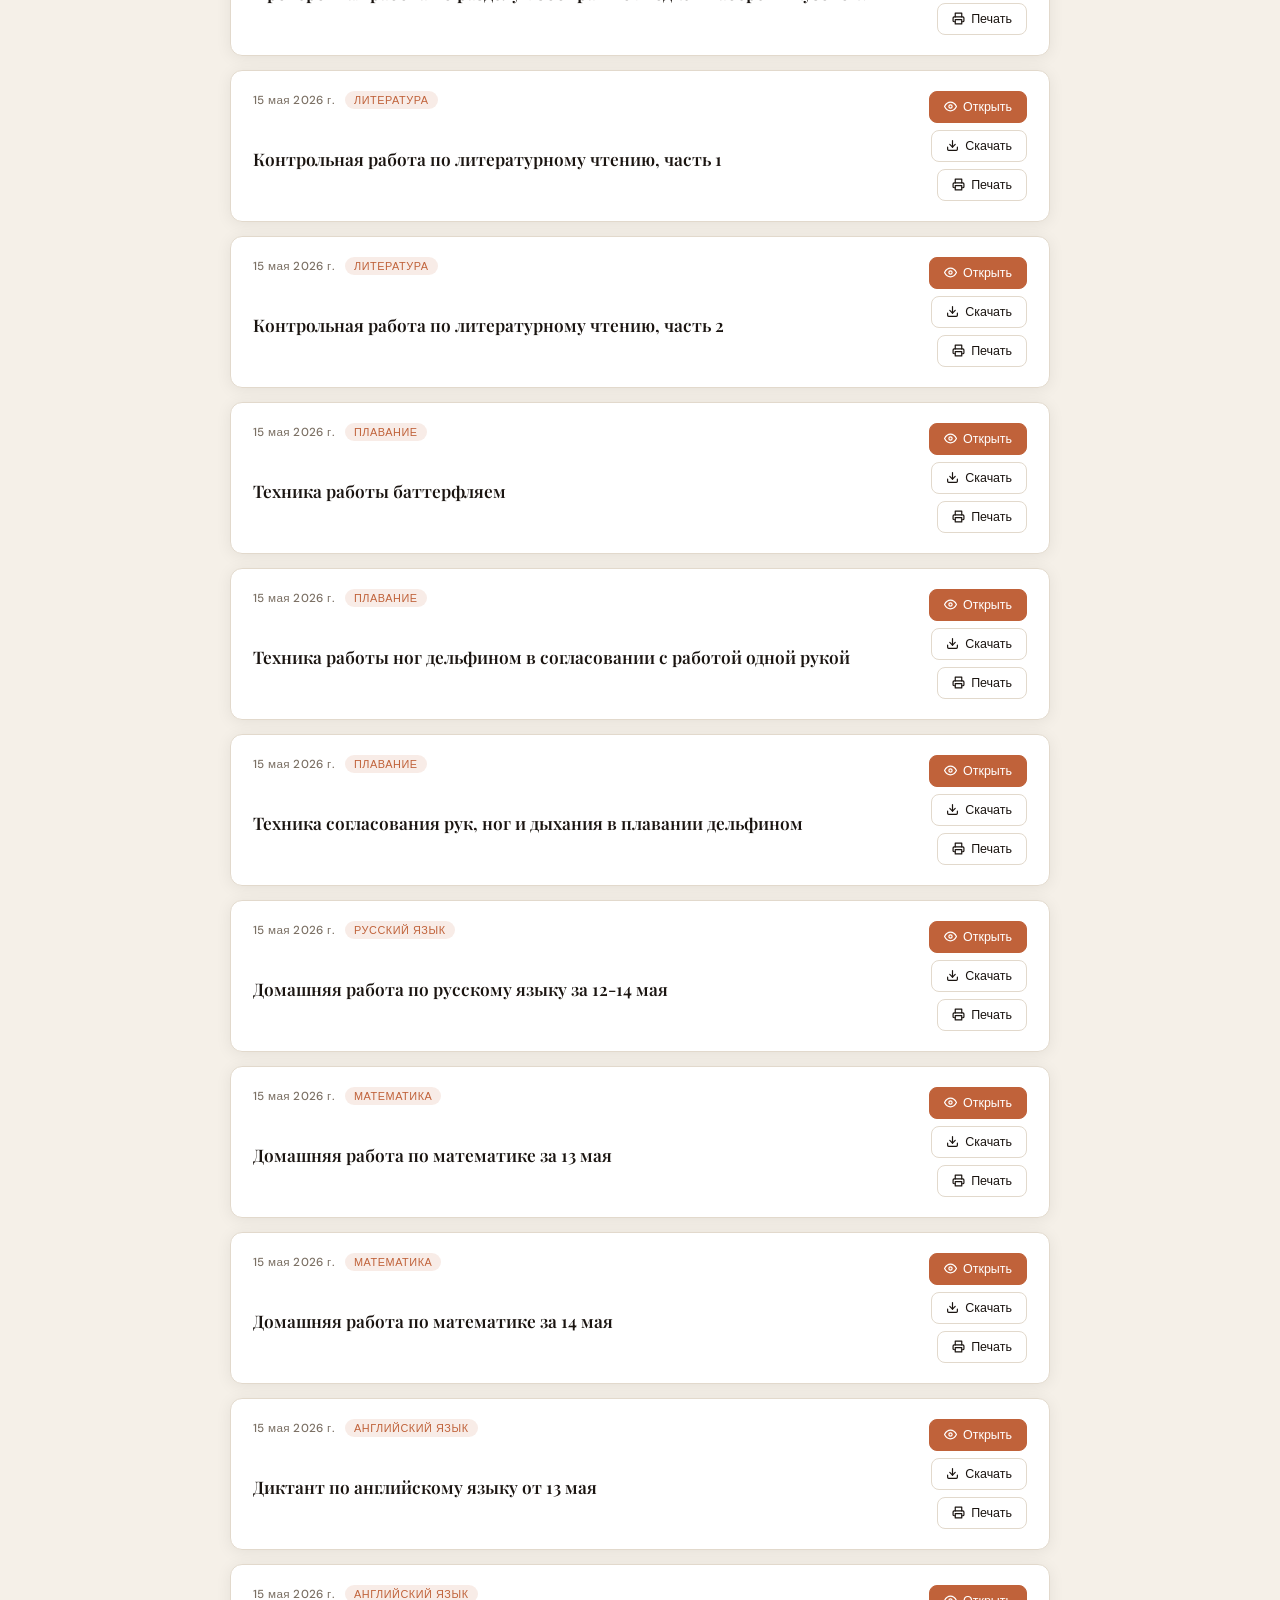
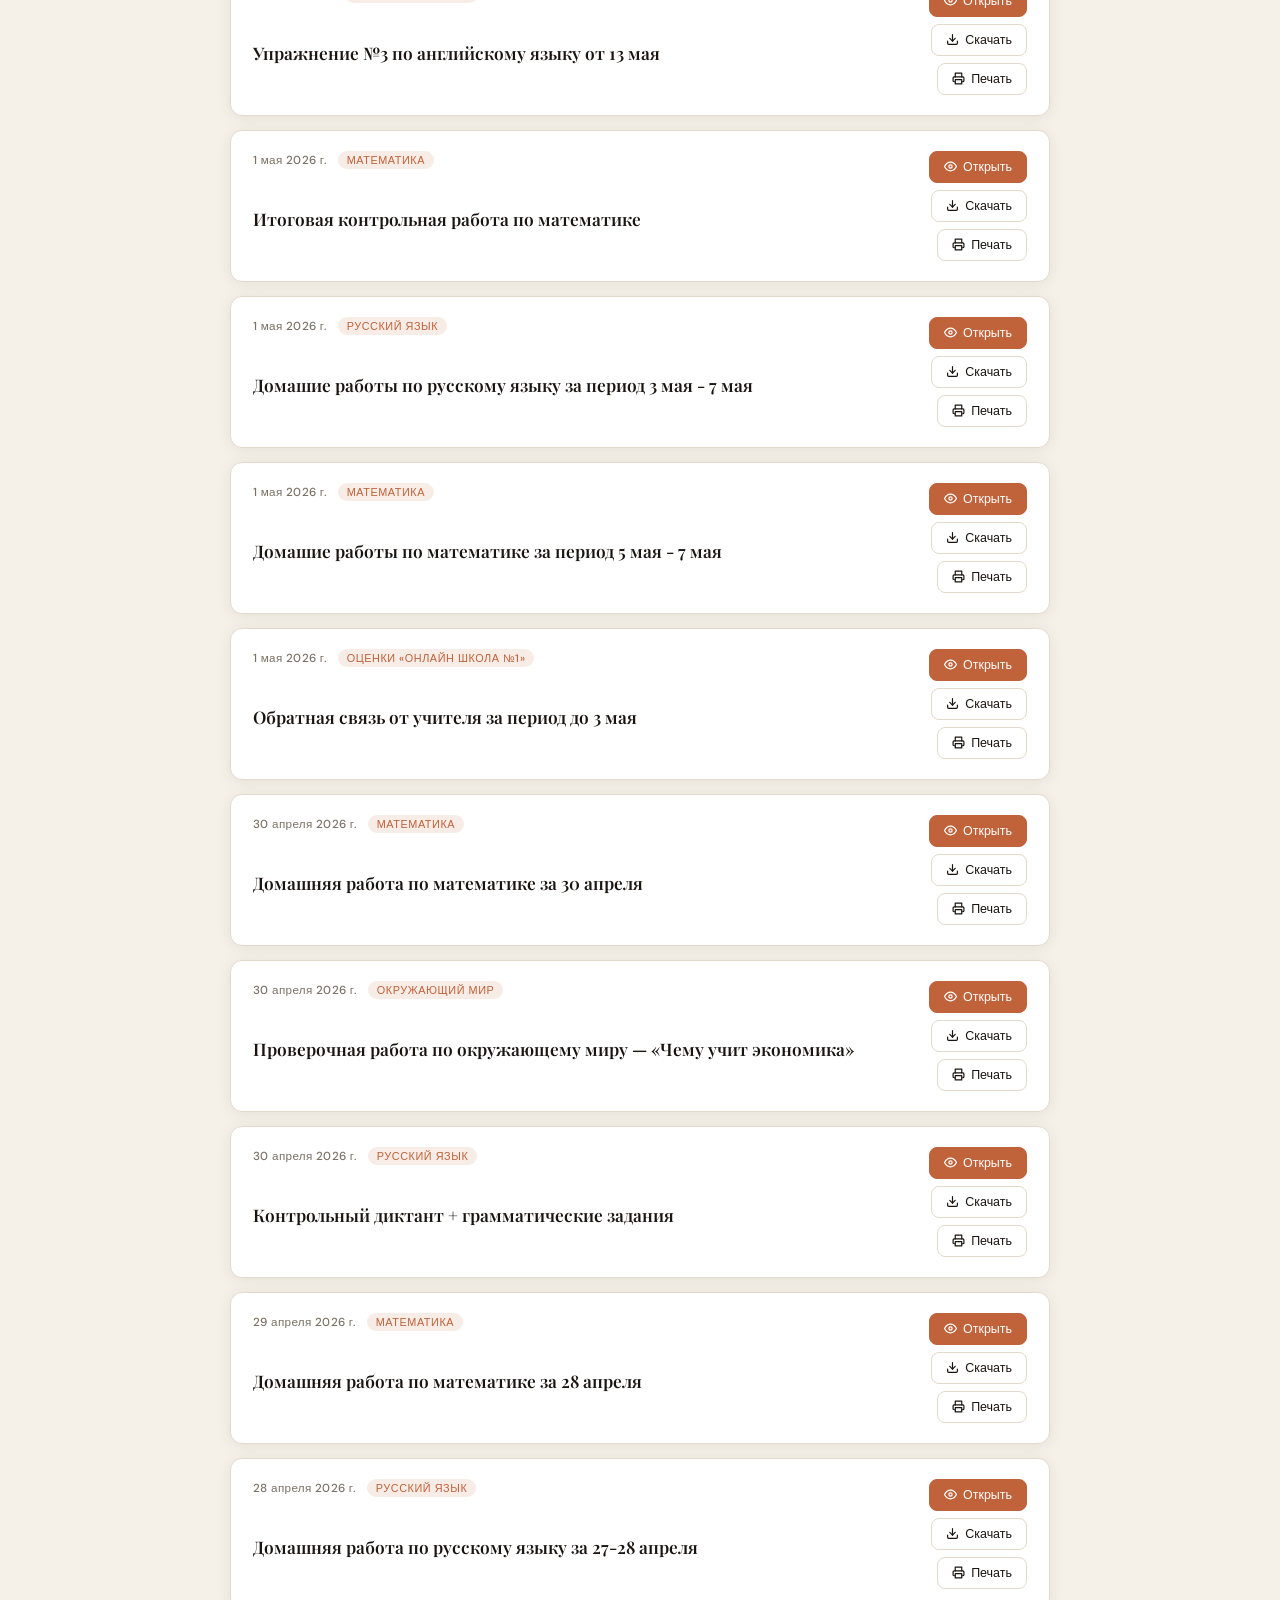
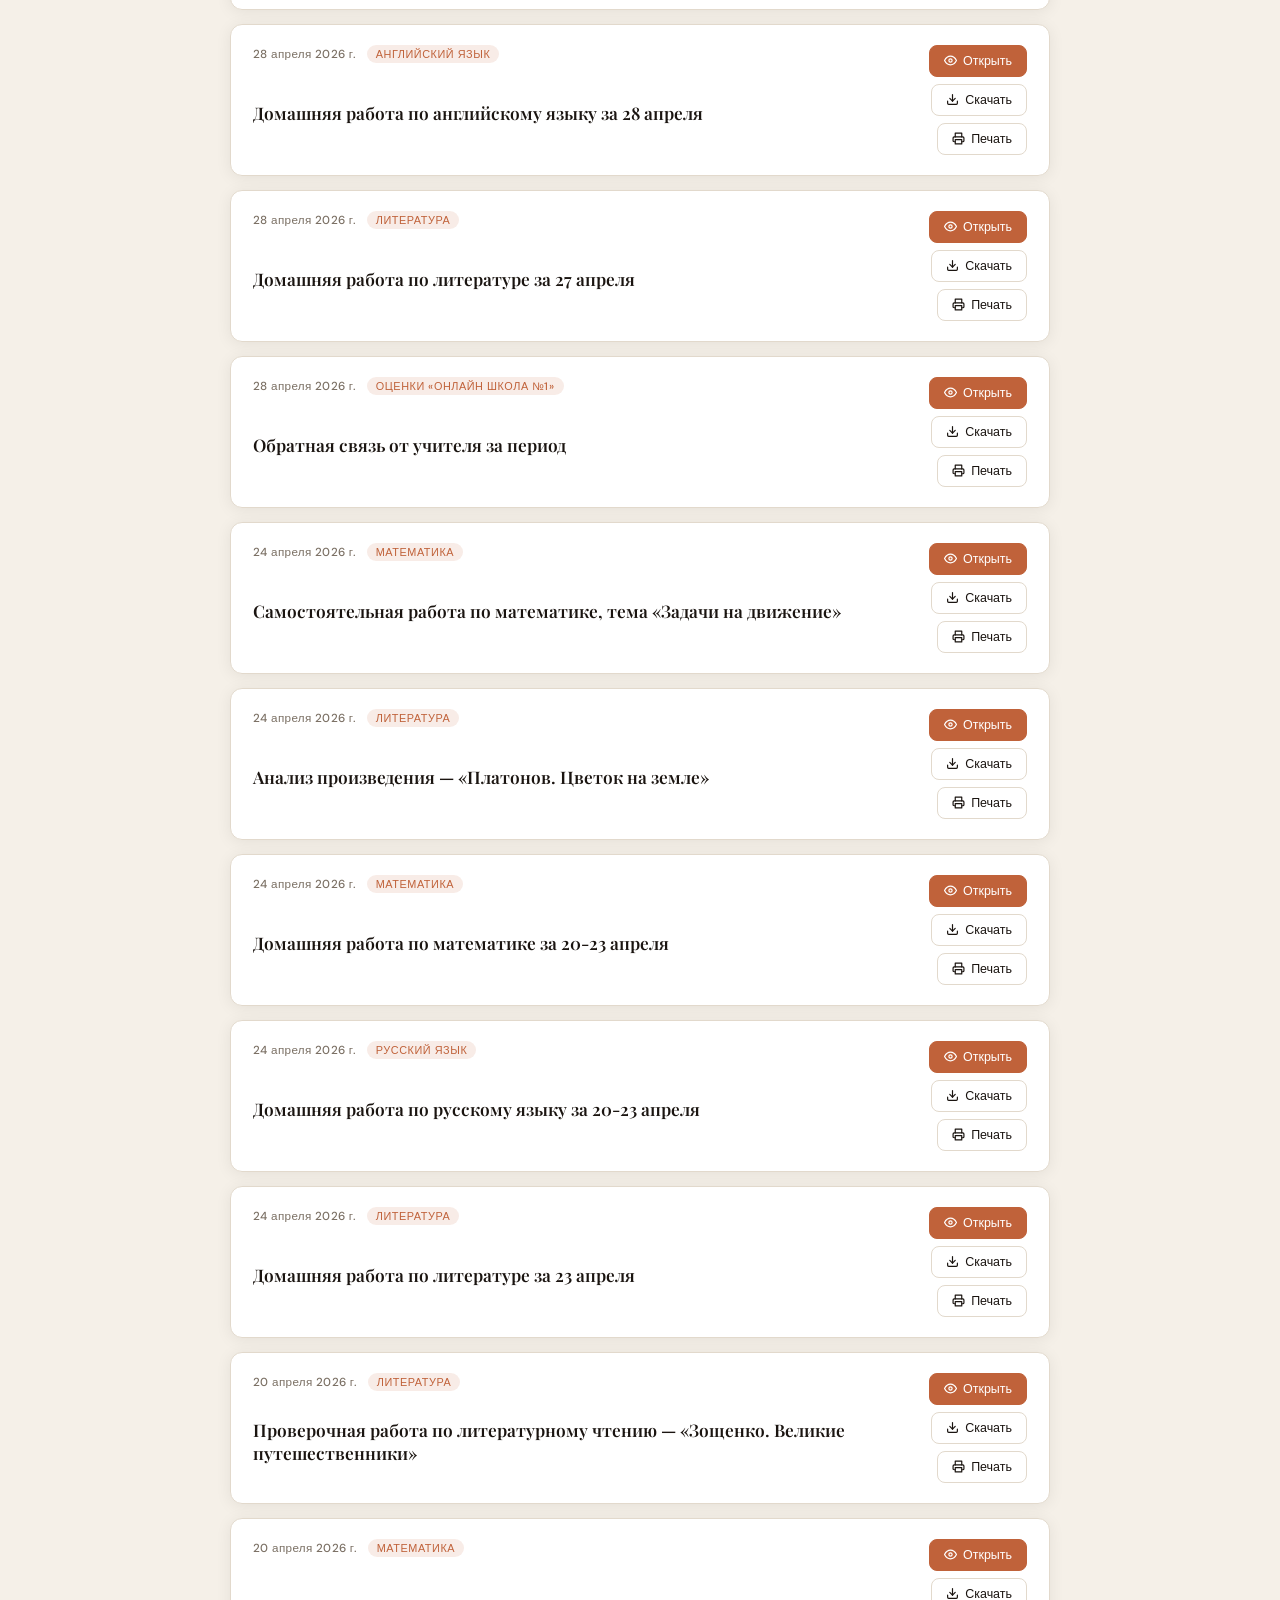
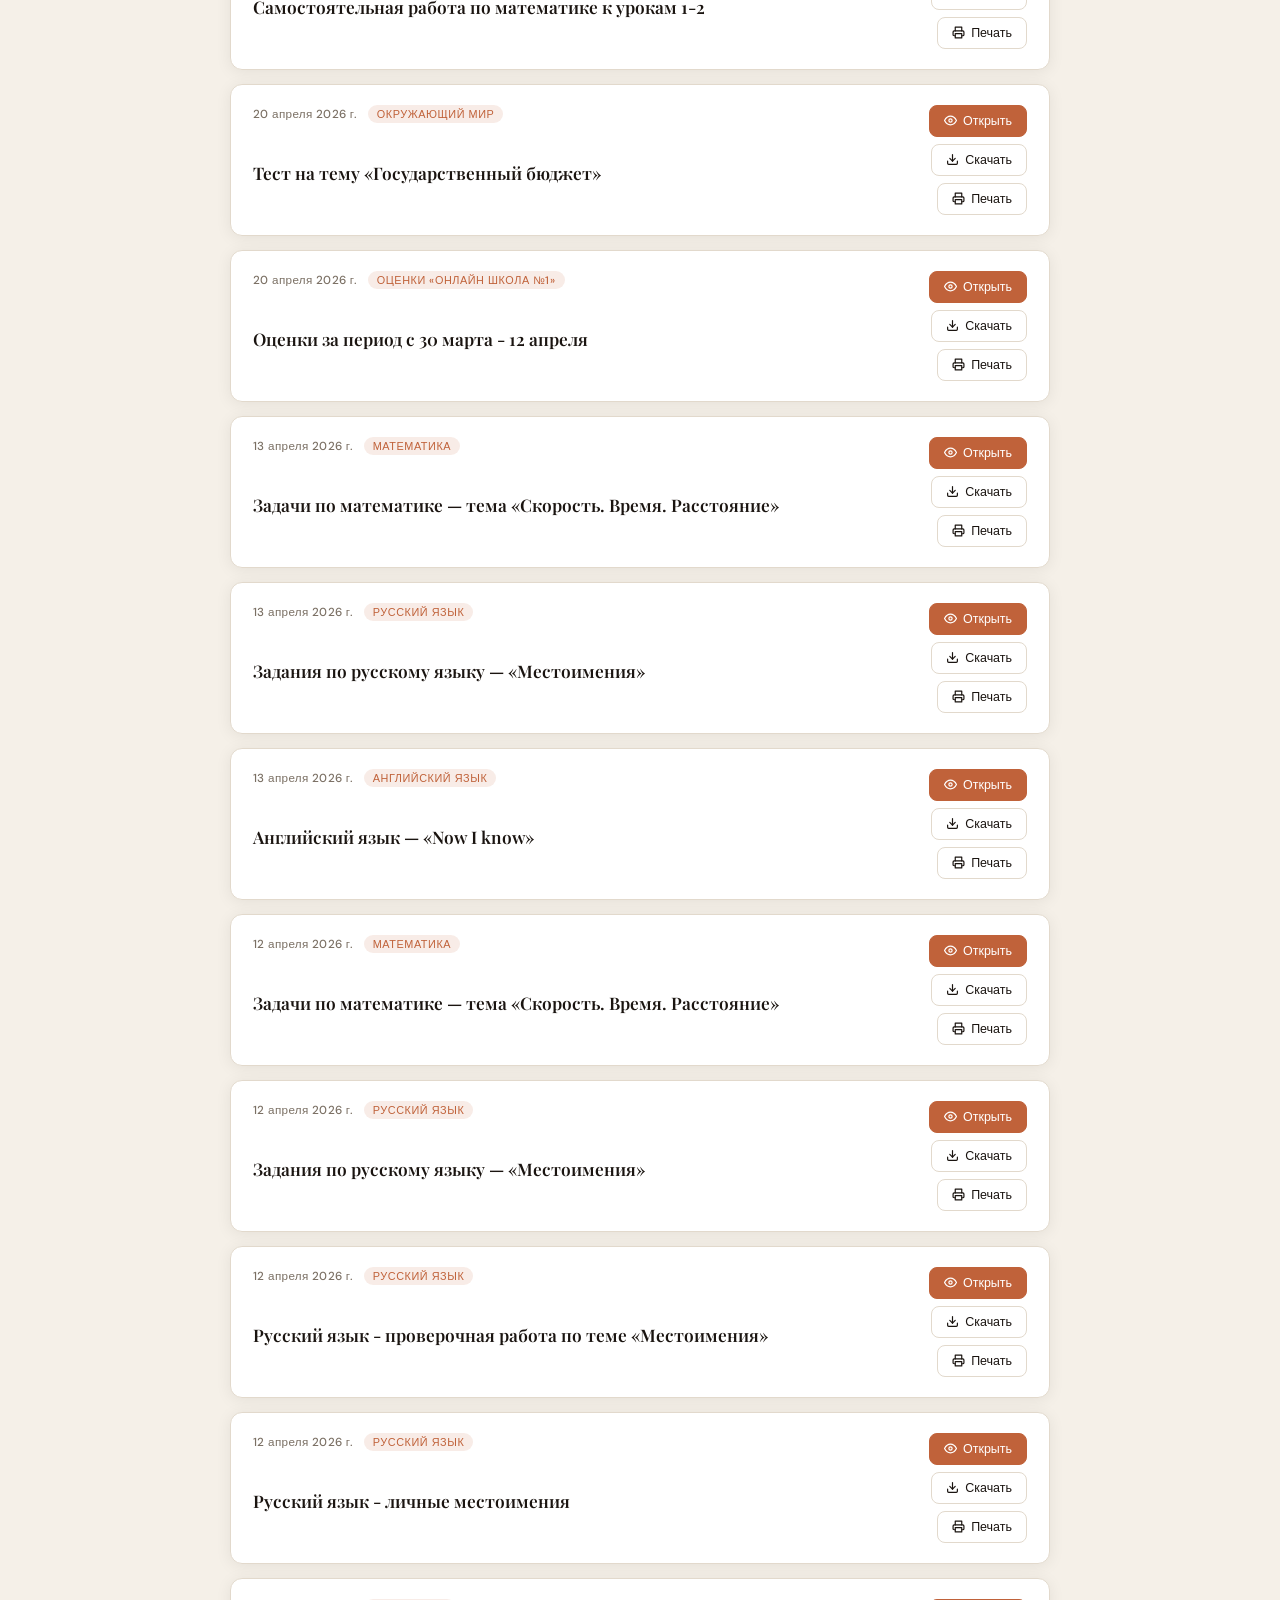
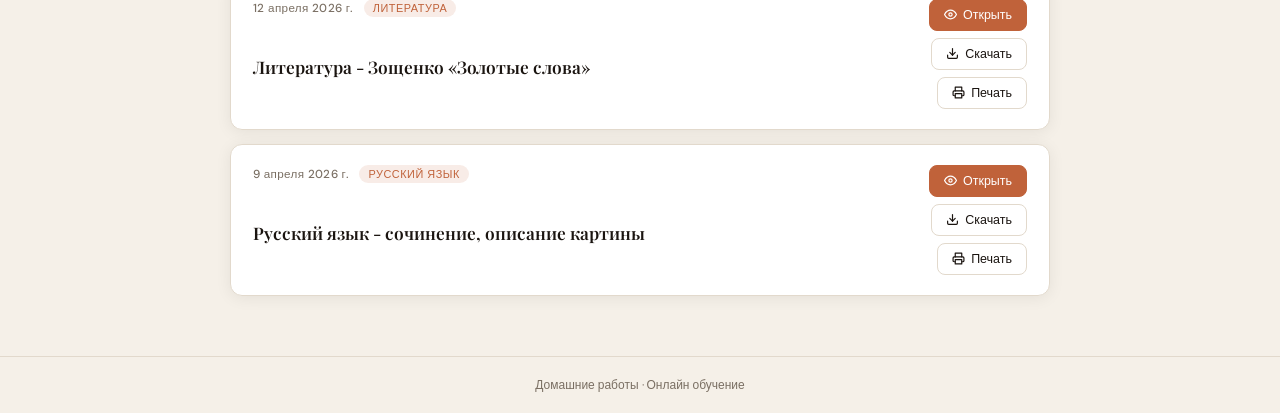
<file: homework.html>
<!doctype html>
<html lang="ru" data-theme="light">

<head>
  <!-- Google tag (gtag.js) -->
  <script async src="https://www.googletagmanager.com/gtag/js?id=G-H0W1XZ7KLV"></script>
  <script>
    window.dataLayer = window.dataLayer || [];
    function gtag() {
      dataLayer.push(arguments);
    }
    gtag("js", new Date());

    gtag("config", "G-H0W1XZ7KLV");
  </script>
  <meta charset="UTF-8" />
  <meta name="viewport" content="width=device-width, initial-scale=1.0" />
  <title>Домашние работы</title>
  <link rel="preconnect" href="https://fonts.googleapis.com" />
  <link rel="preconnect" href="https://fonts.gstatic.com" crossorigin />
  <link
    href="https://fonts.googleapis.com/css2?family=Playfair+Display:wght@400;600;700&family=DM+Sans:wght@300;400;500&display=swap"
    rel="stylesheet" />
  <link rel="icon" href="./images/logos/favicon.svg" type="image/svg+xml" />
  <link rel="icon" type="image/png" href="./images/logos/favicon.png" />
  <link rel="apple-touch-icon" sizes="180x180" href="./images/logos/apple-favicon.png" />
  <style>
    /* ── Variables ── */
    :root {
      --bg: #f5f0e8;
      --surface: #ffffff;
      --border: #e2d9cc;
      --text: #1a1410;
      --muted: #7a6f63;
      --accent: #c0623a;
      --accent2: #4a7c5f;
      --shadow: 0 2px 16px rgba(0, 0, 0, 0.07);
      --radius: 12px;
      --toggle-bg: #e2d9cc;
    }

    [data-theme="dark"] {
      --bg: #161310;
      --surface: #211d19;
      --border: #3a3228;
      --text: #f0e8dc;
      --muted: #9a8e80;
      --accent: #e07a52;
      --accent2: #6aac85;
      --shadow: 0 2px 20px rgba(0, 0, 0, 0.35);
      --toggle-bg: #3a3228;
    }

    /* ── Reset ── */
    *,
    *::before,
    *::after {
      box-sizing: border-box;
      margin: 0;
      padding: 0;
    }

    html {
      scroll-behavior: smooth;
    }

    body {
      font-family: "DM Sans", sans-serif;
      background: var(--bg);
      color: var(--text);
      min-height: 100vh;
      transition:
        background 0.3s,
        color 0.3s;
    }

    a {
      color: inherit;
      text-decoration: none;
    }

    /* ── Layout ── */
    .wrapper {
      max-width: 860px;
      margin: 0 auto;
      padding: 0 20px;
    }

    /* ── Header ── */
    header {
      position: sticky;
      top: 0;
      z-index: 100;
      background: var(--bg);
      border-bottom: 1px solid var(--border);
      backdrop-filter: blur(8px);
      -webkit-backdrop-filter: blur(8px);
      transition:
        background 0.3s,
        border-color 0.3s;
    }

    .header-inner {
      display: flex;
      align-items: center;
      justify-content: space-between;
      padding: 18px 0;
      gap: 12px;
    }

    .site-title {
      font-family: "Playfair Display", serif;
      font-size: clamp(1.1rem, 3vw, 1.5rem);
      font-weight: 700;
      letter-spacing: -0.01em;
      line-height: 1.15;
    }

    .site-title span {
      display: block;
      font-size: 0.68em;
      font-weight: 400;
      color: var(--muted);
      font-family: "DM Sans", sans-serif;
      letter-spacing: 0.04em;
      text-transform: uppercase;
    }

    /* ── Theme Toggle ── */
    .theme-btn {
      flex-shrink: 0;
      width: 40px;
      height: 40px;
      border-radius: 50%;
      border: 1px solid var(--border);
      background: var(--toggle-bg);
      cursor: pointer;
      display: flex;
      align-items: center;
      justify-content: center;
      transition:
        background 0.2s,
        border-color 0.2s,
        transform 0.15s;
      color: var(--muted);
      font-size: 18px;
    }

    .theme-btn:hover {
      transform: rotate(20deg) scale(1.1);
    }

    /* ── Hero ── */
    .hero {
      padding: 52px 0 32px;
    }

    .hero-label {
      font-size: 0.72rem;
      font-weight: 500;
      letter-spacing: 0.12em;
      text-transform: uppercase;
      color: var(--accent);
      margin-bottom: 10px;
    }

    .hero h1 {
      font-family: "Playfair Display", serif;
      font-size: clamp(2rem, 6vw, 3.2rem);
      font-weight: 700;
      line-height: 1.1;
      letter-spacing: -0.02em;
      margin-bottom: 14px;
    }

    .hero p {
      font-size: 0.98rem;
      color: var(--muted);
      max-width: 480px;
      line-height: 1.65;
    }

    /* ── Stats bar ── */
    .stats {
      display: flex;
      gap: 28px;
      margin: 32px 0 40px;
      padding: 18px 22px;
      background: var(--surface);
      border: 1px solid var(--border);
      border-radius: var(--radius);
      box-shadow: var(--shadow);
      flex-wrap: wrap;
    }

    .stat {
      display: flex;
      flex-direction: column;
      gap: 2px;
    }

    .stat-num {
      font-family: "Playfair Display", serif;
      font-size: 1.6rem;
      font-weight: 700;
      color: var(--accent);
    }

    .stat-label {
      font-size: 0.72rem;
      color: var(--muted);
      letter-spacing: 0.05em;
      text-transform: uppercase;
    }

    .stat-sep {
      width: 1px;
      background: var(--border);
      align-self: stretch;
      margin: 0 4px;
    }

    /* ── Section title ── */
    .section-head {
      display: flex;
      align-items: baseline;
      justify-content: space-between;
      margin-bottom: 18px;
      gap: 12px;
    }

    .section-head h2 {
      font-family: "Playfair Display", serif;
      font-size: 1.35rem;
      font-weight: 600;
    }

    .section-head .count {
      font-size: 0.78rem;
      color: var(--muted);
      padding: 3px 10px;
      border: 1px solid var(--border);
      border-radius: 20px;
    }

    /* ── Homework cards ── */
    .hw-list {
      display: flex;
      flex-direction: column;
      gap: 14px;
      padding-bottom: 60px;
    }

    .hw-card {
      background: var(--surface);
      border: 1px solid var(--border);
      border-radius: var(--radius);
      box-shadow: var(--shadow);
      padding: 20px 22px;
      display: grid;
      grid-template-columns: 1fr auto;
      grid-template-rows: auto auto;
      gap: 10px 16px;
      align-items: start;
      transition:
        box-shadow 0.2s,
        transform 0.15s,
        border-color 0.2s;
      animation: fadeUp 0.4s ease both;
    }

    .hw-card:hover {
      box-shadow: 0 6px 28px rgba(0, 0, 0, 0.12);
      transform: translateY(-2px);
      border-color: var(--accent);
    }

    @keyframes fadeUp {
      from {
        opacity: 0;
        transform: translateY(14px);
      }

      to {
        opacity: 1;
        transform: translateY(0);
      }
    }

    .hw-card:nth-child(1) {
      animation-delay: 0.05s;
    }

    .hw-card:nth-child(2) {
      animation-delay: 0.1s;
    }

    .hw-card:nth-child(3) {
      animation-delay: 0.15s;
    }

    .hw-card:nth-child(4) {
      animation-delay: 0.2s;
    }

    .hw-card:nth-child(5) {
      animation-delay: 0.25s;
    }

    .hw-meta {
      display: flex;
      align-items: center;
      gap: 10px;
      flex-wrap: wrap;
    }

    .hw-date {
      font-size: 0.73rem;
      font-weight: 500;
      color: var(--muted);
      letter-spacing: 0.03em;
    }

    .hw-subject {
      font-size: 0.68rem;
      font-weight: 500;
      padding: 2px 9px;
      border-radius: 20px;
      background: color-mix(in srgb, var(--accent) 12%, transparent);
      color: var(--accent);
      letter-spacing: 0.05em;
      text-transform: uppercase;
    }

    .hw-name {
      font-family: "Playfair Display", serif;
      font-size: 1.08rem;
      font-weight: 600;
      line-height: 1.3;
      grid-column: 1;
    }

    /* Badges / actions column */
    .hw-actions {
      grid-row: 1 / 3;
      grid-column: 2;
      display: flex;
      flex-direction: column;
      gap: 7px;
      align-items: flex-end;
      justify-content: center;
    }

    .btn {
      display: inline-flex;
      align-items: center;
      gap: 6px;
      font-family: "DM Sans", sans-serif;
      font-size: 0.78rem;
      font-weight: 500;
      padding: 7px 14px;
      border-radius: 8px;
      border: 1px solid var(--border);
      background: transparent;
      color: var(--text);
      cursor: pointer;
      white-space: nowrap;
      transition:
        background 0.15s,
        color 0.15s,
        border-color 0.15s,
        transform 0.1s;
    }

    .btn:hover {
      transform: scale(1.03);
    }

    .btn-view {
      background: var(--accent);
      border-color: var(--accent);
      color: #fff;
    }

    .btn-view:hover {
      background: color-mix(in srgb, var(--accent) 85%, #000);
    }

    .btn-dl:hover {
      background: var(--surface);
      border-color: var(--accent2);
      color: var(--accent2);
    }

    .btn-print:hover {
      background: var(--surface);
      border-color: var(--muted);
    }

    /* ── Filter bar ── */
    .filter-bar {
      display: flex;
      flex-wrap: wrap;
      gap: 8px;
      margin-bottom: 18px;
    }

    .filter-btn {
      font-family: "DM Sans", sans-serif;
      font-size: 0.76rem;
      font-weight: 500;
      padding: 5px 14px;
      border-radius: 20px;
      border: 1px solid var(--border);
      background: transparent;
      color: var(--muted);
      cursor: pointer;
      transition:
        background 0.15s,
        color 0.15s,
        border-color 0.15s,
        transform 0.1s;
      white-space: nowrap;
      letter-spacing: 0.02em;
    }

    .filter-btn:hover {
      border-color: var(--accent);
      color: var(--accent);
      transform: scale(1.04);
    }

    .filter-btn.active {
      background: var(--accent);
      border-color: var(--accent);
      color: #fff;
    }

    /* Make hw-subject clickable */
    .hw-subject {
      cursor: pointer;
      transition:
        opacity 0.15s,
        transform 0.1s;
    }

    .hw-subject:hover {
      opacity: 0.75;
      transform: scale(1.05);
    }

    /* Card hidden by filter */
    .hw-card.hidden {
      display: none;
    }

    /* ── Empty state ── */
    .empty {
      text-align: center;
      padding: 60px 20px;
      color: var(--muted);
    }

    .empty-icon {
      font-size: 3rem;
      margin-bottom: 14px;
    }

    .empty h3 {
      font-family: "Playfair Display", serif;
      font-size: 1.2rem;
      margin-bottom: 8px;
      color: var(--text);
    }

    .empty p {
      font-size: 0.9rem;
      line-height: 1.6;
    }

    /* ── Footer ── */
    footer {
      border-top: 1px solid var(--border);
      padding: 20px 0;
      font-size: 0.75rem;
      color: var(--muted);
      text-align: center;
    }

    /* ── Mobile ── */
    @media (max-width: 540px) {
      .hw-card {
        grid-template-columns: 1fr;
        grid-template-rows: auto;
      }

      .hw-actions {
        grid-row: auto;
        grid-column: auto;
        flex-direction: row;
        align-items: center;
        flex-wrap: wrap;
        justify-content: flex-start;
      }

      .stats {
        gap: 16px;
      }

      .stat-sep {
        display: none;
      }
    }
  </style>
</head>

<body>
  <header>
    <div class="wrapper">
      <div class="header-inner">
        <div class="site-title">
          Домашние работы
          <span>Портфолио ученика</span>
        </div>
        <button class="theme-btn" id="themeBtn" title="Переключить тему" aria-label="Переключить тему">
          🌙
        </button>
      </div>
    </div>
  </header>

  <main class="wrapper">
    <section class="hero">
      <p class="hero-label">Учебный портфолио</p>
      <h1>Работы<br />ученика</h1>
      <p>
        Здесь собраны выполненные домашние задания. Каждую работу можно
        открыть, скачать или распечатать.
      </p>
    </section>

    <div class="stats" id="statsBar">
      <div class="stat">
        <span class="stat-num" id="totalCount">—</span>
        <span class="stat-label">Работ всего</span>
      </div>
      <div class="stat-sep"></div>
      <div class="stat">
        <span class="stat-num" id="monthCount">—</span>
        <span class="stat-label">В этом месяце</span>
      </div>
      <div class="stat-sep"></div>
      <div class="stat">
        <span class="stat-num" id="lastDate">—</span>
        <span class="stat-label">Последняя работа</span>
      </div>
    </div>

    <div class="section-head">
      <h2 id="sectionTitle">Все работы</h2>
      <span class="count" id="listCount">0 файлов</span>
    </div>

    <div class="filter-bar" id="filterBar"></div>

    <div class="hw-list" id="hwList">
      <div class="empty">
        <div class="empty-icon">📂</div>
        <h3>Загрузка...</h3>
        <p>Список работ формируется</p>
      </div>
    </div>
  </main>

  <footer>
    <div class="wrapper">Домашние работы · Онлайн обучение</div>
  </footer>

  <script>
    /* ─── Theme toggle ─── */
    const html = document.documentElement;
    const themeBtn = document.getElementById("themeBtn");
    const saved = localStorage.getItem("theme") || "light";
    html.setAttribute("data-theme", saved);
    themeBtn.textContent = saved === "dark" ? "☀️" : "🌙";

    themeBtn.addEventListener("click", () => {
      const next =
        html.getAttribute("data-theme") === "dark" ? "light" : "dark";
      html.setAttribute("data-theme", next);
      localStorage.setItem("theme", next);
      themeBtn.textContent = next === "dark" ? "☀️" : "🌙";
    });

    /* ─── Homework data ───
 Edit the array below to add new assignments.
 Fields:
   date    – "YYYY-MM-DD"   (used for sorting & display)
   name    – title shown on the card
   subject – short label (e.g. "Математика")
   file    – path to PDF relative to index.html
─────────────────────── */
    const homeworks = [
      {
        date: "2026-04-12",
        name: "Задачи по математике — тема «Скорость. Время. Расстояние»",
        subject: "Математика",
        file: "pdfs/2026-04-12-math.pdf",
      },
      {
        date: "2026-04-12",
        name: "Задания по русскому языку — «Местоимения»",
        subject: "Русский язык",
        file: "pdfs/2026-04-12-russian.pdf",
      },
      {
        date: "2026-04-09",
        name: "Русский язык - сочинение, описание картины",
        subject: "Русский язык",
        file: "pdfs/2026-04-09-russian-essay.pdf",
      },
      {
        date: "2026-04-12",
        name: "Русский язык - проверочная работа по теме «Местоимения»",
        subject: "Русский язык",
        file: "pdfs/2026-04-12-russian-mest.pdf",
      },
      {
        date: "2026-04-12",
        name: "Русский язык - личные местоимения",
        subject: "Русский язык",
        file: "pdfs/2026-04-12-russian-pronouns.pdf",
      },
      {
        date: "2026-04-12",
        name: "Литература - Зощенко «Золотые слова»",
        subject: "Литература",
        file: "pdfs/2026-04-12-literature-zolotye-slova.pdf",
      },
      {
        date: "2026-04-13",
        name: "Задачи по математике — тема «Скорость. Время. Расстояние»",
        subject: "Математика",
        file: "pdfs/2026-04-13-math.pdf",
      },
      {
        date: "2026-04-13",
        name: "Задания по русскому языку — «Местоимения»",
        subject: "Русский язык",
        file: "pdfs/2026-04-13-russian.pdf",
      },
      {
        date: "2026-04-13",
        name: "Английский язык — «Now I know»",
        subject: "Английский язык",
        file: "pdfs/2026-04-13-english.pdf",
      },
      {
        date: "2026-04-20",
        name: "Проверочная работа по литературному чтению — «Зощенко. Великие путешественники»",
        subject: "Литература",
        file: "pdfs/2026-04-20-literature.pdf",
      },
      {
        date: "2026-04-20",
        name: "Самостоятельная работа по математике к урокам 1-2",
        subject: "Математика",
        file: "pdfs/2026-04-20-math.pdf",
      },
      {
        date: "2026-04-20",
        name: "Тест на тему «Государственный бюджет»",
        subject: "Окружающий мир",
        file: "pdfs/2026-04-20-okr.pdf",
      },
      {
        date: "2026-04-20",
        name: "Оценки за период с 30 марта - 12 апреля",
        subject: "Оценки «Онлайн Школа №1»",
        file: "pdfs/online-school1-grades.pdf",
      },
      {
        date: "2026-04-24",
        name: "Самостоятельная работа по математике, тема «Задачи на движение»",
        subject: "Математика",
        file: "pdfs/2026-04-24-math.pdf",
      },
      {
        date: "2026-04-24",
        name: "Анализ произведения — «Платонов. Цветок на земле»",
        subject: "Литература",
        file: "pdfs/2026-04-24-literature.pdf",
      },
      {
        date: "2026-04-24",
        name: "Домашняя работа по математике за 20-23 апреля",
        subject: "Математика",
        file: "pdfs/2026-04-20-23-math.pdf",
      },
      {
        date: "2026-04-24",
        name: "Домашняя работа по русскому языку за 20-23 апреля",
        subject: "Русский язык",
        file: "pdfs/2026-04-20-23-russian.pdf",
      },
      {
        date: "2026-04-24",
        name: "Домашняя работа по литературе за 23 апреля",
        subject: "Литература",
        file: "pdfs/2026-04-20-23-literature.pdf",
      },
      {
        date: "2026-04-28",
        name: "Домашняя работа по русскому языку за 27-28 апреля",
        subject: "Русский язык",
        file: "pdfs/2026-04-27-28-russian.pdf",
      },
      {
        date: "2026-04-28",
        name: "Домашняя работа по английскому языку за 28 апреля",
        subject: "Английский язык",
        file: "pdfs/2026-04-28-english.pdf",
      },
      {
        date: "2026-04-28",
        name: "Домашняя работа по литературе за 27 апреля",
        subject: "Литература",
        file: "pdfs/2026-04-27-literature.pdf",
      },
      {
        date: "2026-04-28",
        name: "Обратная связь от учителя за период",
        subject: "Оценки «Онлайн Школа №1»",
        file: "pdfs/2026-04-29-feedback.pdf",
      },
      {
        date: "2026-04-29",
        name: "Домашняя работа по математике за 28 апреля",
        subject: "Математика",
        file: "pdfs/2026-04-28-math.pdf",
      },
      {
        date: "2026-04-30",
        name: "Домашняя работа по математике за 30 апреля",
        subject: "Математика",
        file: "pdfs/2026-04-30-math.pdf",
      },
      {
        date: "2026-04-30",
        name: "Проверочная работа по окружающему миру — «Чему учит экономика»",
        subject: "Окружающий мир",
        file: "pdfs/2026-04-30-okr.pdf",
      },
      {
        date: "2026-04-30",
        name: "Контрольный диктант + грамматические задания",
        subject: "Русский язык",
        file: "pdfs/2026-04-30-russian.pdf",
      },
      {
        date: "2026-05-01",
        name: "Итоговая контрольная работа по математике",
        subject: "Математика",
        file: "pdfs/2026-05-01-math-itog.pdf",
      },
      {
        date: "2026-05-01",
        name: "Домашие работы по русскому языку за период 3 мая - 7 мая",
        subject: "Русский язык",
        file: "pdfs/2026-05-03-07-russian.pdf",
      },
      {
        date: "2026-05-01",
        name: "Домашие работы по математике за период 5 мая - 7 мая",
        subject: "Математика",
        file: "pdfs/2026-05-05-07-math.pdf",
      },
      {
        date: "2026-05-01",
        name: "Обратная связь от учителя за период до 3 мая",
        subject: "Оценки «Онлайн Школа №1»",
        file: "pdfs/online-school1-feedback-May-3.pdf",
      },
      {
        date: "2026-05-15",
        name: "Проверочная работа по разделу «Собирай по ягодке - наберёшь кузовок»",
        subject: "Литература",
        file: "pdfs/2026-04-30-literature.pdf",
      },
      {
        date: "2026-05-15",
        name: "Контрольная работа по литературному чтению, часть 1",
        subject: "Литература",
        file: "pdfs/2026-05-15-literature-1.pdf",
      },
      {
        date: "2026-05-15",
        name: "Контрольная работа по литературному чтению, часть 2",
        subject: "Литература",
        file: "pdfs/2026-05-15-literature-2.pdf",
      },
      {
        date: "2026-05-15",
        name: "Техника работы баттерфляем",
        subject: "Плавание",
        file: "pdfs/2026-05-15-swimming-1.pdf",
      },
      {
        date: "2026-05-15",
        name: "Техника работы ног дельфином в согласовании с работой одной рукой",
        subject: "Плавание",
        file: "pdfs/2026-05-15-swimming-2.pdf",
      },
      {
        date: "2026-05-15",
        name: "Техника согласования рук, ног и дыхания в плавании дельфином",
        subject: "Плавание",
        file: "pdfs/2026-05-15-swimming-3.pdf",
      },
      {
        date: "2026-05-15",
        name: "Домашняя работа по русскому языку за 12-14 мая",
        subject: "Русский язык",
        file: "pdfs/2026-05-12-14-russian.pdf",
      },
      {
        date: "2026-05-15",
        name: "Домашняя работа по математике за 13 мая",
        subject: "Математика",
        file: "pdfs/2026-05-13-math.pdf",
      },
      {
        date: "2026-05-15",
        name: "Домашняя работа по математике за 14 мая",
        subject: "Математика",
        file: "pdfs/2026-05-14-math.pdf",
      },
      {
        date: "2026-05-15",
        name: "Диктант по английскому языку от 13 мая",
        subject: "Английский язык",
        file: "pdfs/2026-05-13-english-dictation.pdf",
      },
      {
        date: "2026-05-15",
        name: "Упражнение №3 по английскому языку от 13 мая",
        subject: "Английский язык",
        file: "pdfs/2026-05-13-english-exercise.pdf",
      },
      {
        date: "2026-05-18",
        name: "Итоговая контрольная работа по окружающему миру",
        subject: "Окружающий мир",
        file: "pdfs/2026-05-18-okr.pdf",
      },
      {
        date: "2026-05-18",
        name: "Самостоятельная работа к урокам 13-14",
        subject: "Математика",
        file: "pdfs/2026-05-18-math.pdf",
      },
      {
        name: "Результаты итоговой контрольной работы по окружающему миру",
        date: "2026-05-22",
        subject: "Окружающий мир",
        file: "pdfs/2026-05-22-okr-results.pdf",
      },
      {
        name: "Результаты итоговой контрольной работы по русскому языку",
        date: "2026-05-22",
        subject: "Русский язык",
        file: "pdfs/2026-05-22-russian-results.pdf",
      },
      {
        name: "Результаты итоговой контрольной работы по математике",
        date: "2026-05-22",
        subject: "Математика",
        file: "pdfs/2026-05-22-math-results.pdf",
      }
    ];

    /* ─── Filter state ─── */
    let activeFilter = "all";

    /* ─── Build filter bar ─── */
    function buildFilterBar() {
      const subjects = [
        "all",
        ...new Set(homeworks.map((h) => h.subject).sort()),
      ];
      const bar = document.getElementById("filterBar");
      bar.innerHTML = subjects
        .map(
          (s) => `
    <button class="filter-btn${s === "all" ? " active" : ""}"
            data-subject="${s}"
            onclick="setFilter('${s}')">
      ${s === "all" ? "Все работы" : s}
    </button>`,
        )
        .join("");
    }

    function setFilter(subject) {
      activeFilter = subject;

      /* Update buttons */
      document.querySelectorAll(".filter-btn").forEach((btn) => {
        btn.classList.toggle("active", btn.dataset.subject === subject);
      });

      /* Update section title */
      document.getElementById("sectionTitle").textContent =
        subject === "all" ? "Все работы" : subject;

      /* Show/hide cards */
      const cards = document.querySelectorAll(".hw-card");
      let visible = 0;
      cards.forEach((card) => {
        const match = subject === "all" || card.dataset.subject === subject;
        card.classList.toggle("hidden", !match);
        if (match) visible++;
      });

      document.getElementById("listCount").textContent =
        visible + " " + plural(visible, "файл", "файла", "файлов");
    }

    /* ─── Render ─── */
    function formatDate(str) {
      const d = new Date(str + "T00:00:00");
      return d.toLocaleDateString("ru-RU", {
        day: "numeric",
        month: "long",
        year: "numeric",
      });
    }

    function renderList() {
      const sorted = [...homeworks].sort((a, b) =>
        b.date.localeCompare(a.date),
      );
      const list = document.getElementById("hwList");
      const now = new Date();
      const thisMonth = now.getMonth();
      const thisYear = now.getFullYear();

      if (sorted.length === 0) {
        list.innerHTML = `
      <div class="empty">
        <div class="empty-icon">📂</div>
        <h3>Пока нет работ</h3>
        <p>Добавьте PDF-файлы и обновите массив <code>homeworks</code> в index.html</p>
      </div>`;
        return;
      }

      list.innerHTML = sorted
        .map((hw) => {
          const d = new Date(hw.date + "T00:00:00");
          return `
    <div class="hw-card" data-subject="${hw.subject}">
      <div class="hw-meta">
        <span class="hw-date">${formatDate(hw.date)}</span>
        <span class="hw-subject" onclick="setFilter('${hw.subject}')" title="Фильтр: ${hw.subject}">${hw.subject}</span>
      </div>
      <div class="hw-name">${hw.name}</div>
      <div class="hw-actions">
        <a class="btn btn-view" href="${hw.file}" target="_blank" rel="noopener">
          <svg width="13" height="13" viewBox="0 0 24 24" fill="none" stroke="currentColor" stroke-width="2.2" stroke-linecap="round" stroke-linejoin="round"><path d="M1 12s4-8 11-8 11 8 11 8-4 8-11 8-11-8-11-8z"/><circle cx="12" cy="12" r="3"/></svg>
          Открыть
        </a>
        <a class="btn btn-dl" href="${hw.file}" download>
          <svg width="13" height="13" viewBox="0 0 24 24" fill="none" stroke="currentColor" stroke-width="2.2" stroke-linecap="round" stroke-linejoin="round"><path d="M21 15v4a2 2 0 0 1-2 2H5a2 2 0 0 1-2-2v-4"/><polyline points="7 10 12 15 17 10"/><line x1="12" y1="15" x2="12" y2="3"/></svg>
          Скачать
        </a>
        <button class="btn btn-print" onclick="printPdf('${hw.file}')">
          <svg width="13" height="13" viewBox="0 0 24 24" fill="none" stroke="currentColor" stroke-width="2.2" stroke-linecap="round" stroke-linejoin="round"><polyline points="6 9 6 2 18 2 18 9"/><path d="M6 18H4a2 2 0 0 1-2-2v-5a2 2 0 0 1 2-2h16a2 2 0 0 1 2 2v5a2 2 0 0 1-2 2h-2"/><rect x="6" y="14" width="12" height="8"/></svg>
          Печать
        </button>
      </div>
    </div>`;
        })
        .join("");

      /* Stats */
      const monthHw = sorted.filter((hw) => {
        const d = new Date(hw.date + "T00:00:00");
        return d.getMonth() === thisMonth && d.getFullYear() === thisYear;
      });
      document.getElementById("totalCount").textContent = sorted.length;
      document.getElementById("monthCount").textContent = monthHw.length;
      document.getElementById("lastDate").textContent = formatDate(
        sorted[0].date,
      )
        .split(" ")
        .slice(0, 2)
        .join(" ");
      document.getElementById("listCount").textContent =
        sorted.length +
        " " +
        plural(sorted.length, "файл", "файла", "файлов");
    }

    function plural(n, a, b, c) {
      const m = n % 100;
      if (m >= 11 && m <= 19) return c;
      const k = n % 10;
      if (k === 1) return a;
      if (k >= 2 && k <= 4) return b;
      return c;
    }

    function printPdf(url) {
      const w = window.open(url, "_blank");
      if (w) {
        w.addEventListener("load", () => {
          w.focus();
          w.print();
        });
      }
    }

    buildFilterBar();
    renderList();
  </script>
</body>

</html>
</file>
<file: aerosova/styles.css>
:root {
  --ink: #132033;
  --muted: #5b6678;
  --line: #d7dde7;
  --panel: #ffffff;
  --soft: #f4f7fb;
  --navy: #082b52;
  --sky: #1c7fbf;
  --teal: #008a91;
  --gold: #d5a34f;
  --coral: #d95f49;
  --green: #1c8b61;
  --shadow: 0 22px 60px rgba(10, 30, 55, 0.18);
}

* {
  box-sizing: border-box;
}

[hidden] {
  display: none !important;
}

html {
  scroll-behavior: smooth;
}

body {
  margin: 0;
  color: var(--ink);
  font-family: Inter, "Segoe UI", Arial, sans-serif;
  background: var(--soft);
  overflow-x: hidden;
}

button,
input,
select {
  font: inherit;
}

button {
  cursor: pointer;
}

a {
  color: inherit;
  text-decoration: none;
}

svg {
  width: 22px;
  height: 22px;
  fill: none;
  stroke: currentColor;
  stroke-width: 2;
  stroke-linecap: round;
  stroke-linejoin: round;
}

.topbar {
  position: fixed;
  z-index: 30;
  top: 0;
  left: 0;
  right: 0;
  display: flex;
  align-items: center;
  justify-content: space-between;
  gap: 24px;
  padding: 14px clamp(18px, 4vw, 58px);
  color: #fff;
  background: rgba(6, 26, 50, 0.78);
  border-bottom: 1px solid rgba(255, 255, 255, 0.16);
  backdrop-filter: blur(16px);
}

.brand {
  display: inline-flex;
  align-items: center;
  gap: 12px;
  min-width: 180px;
}

.brand-mark {
  display: grid;
  place-items: center;
  width: 44px;
  height: 44px;
  color: var(--navy);
  font-weight: 900;
  background: var(--gold);
  border-radius: 50%;
}

.brand strong,
.brand small {
  display: block;
}

.brand small {
  margin-top: 2px;
  color: rgba(255, 255, 255, 0.72);
  font-size: 12px;
}

.nav {
  display: flex;
  align-items: center;
  gap: 8px;
}

.nav a {
  padding: 10px 12px;
  border-radius: 6px;
  color: rgba(255, 255, 255, 0.86);
}

.nav a:hover {
  background: rgba(255, 255, 255, 0.12);
  color: #fff;
}

.icon-button {
  display: inline-grid;
  place-items: center;
  width: 42px;
  height: 42px;
  color: inherit;
  background: transparent;
  border: 1px solid rgba(255, 255, 255, 0.24);
  border-radius: 6px;
}

.menu-toggle {
  display: none;
}

.menu-toggle span {
  display: block;
  width: 18px;
  height: 2px;
  background: currentColor;
}

.hero {
  position: relative;
  min-height: auto;
  padding: 96px clamp(18px, 4vw, 58px) 38px;
  color: #fff;
  background: var(--navy);
}

.hero::after {
  display: none;
}

.hero-carousel {
  position: relative;
  width: min(88vw, 1280px);
  aspect-ratio: 3 / 1;
  min-height: 260px;
  margin: 0 auto;
  overflow: hidden;
  background: #071e3a;
  border: 1px solid rgba(255, 255, 255, 0.16);
  border-radius: 8px;
  box-shadow: var(--shadow);
}

.hero-carousel .slides {
  position: absolute;
  inset: 0;
  min-height: 0;
  aspect-ratio: auto;
}

.hero-carousel .slide {
  padding: 0;
  background-position: center;
}

.hero-carousel::after {
  content: "";
  position: absolute;
  inset: 0;
  z-index: 1;
  background: linear-gradient(90deg, rgba(5, 28, 55, 0.34), rgba(5, 28, 55, 0.04) 62%);
  pointer-events: none;
}

.hero-carousel .slide span {
  display: none;
}

.hero-carousel .carousel-dots {
  left: 28px;
  right: auto;
  bottom: 20px;
}

.hero-content {
  position: relative;
  z-index: 2;
  max-width: 1280px;
  min-height: 0;
  margin: 18px auto 0;
}

.hero-copy {
  display: none;
}

.eyebrow {
  margin: 0 0 10px;
  color: var(--gold);
  font-size: 13px;
  font-weight: 800;
  text-transform: uppercase;
  letter-spacing: 0;
}

.hero h1 {
  margin: 0;
  font-family: Georgia, "Times New Roman", serif;
  font-size: clamp(58px, 9vw, 136px);
  font-weight: 400;
  line-height: 0.95;
  letter-spacing: 0;
}

.hero-copy p:last-child {
  max-width: 520px;
  margin: 24px 0 0;
  color: rgba(255, 255, 255, 0.86);
  font-size: 20px;
  line-height: 1.45;
}

.search-panel {
  display: grid;
  grid-template-columns: auto minmax(0, 1fr) 190px;
  align-items: end;
  gap: 12px;
  width: 100%;
  padding: 14px;
  color: var(--ink);
  background: rgba(255, 255, 255, 0.96);
  border: 1px solid rgba(255, 255, 255, 0.72);
  border-radius: 8px;
  box-shadow: var(--shadow);
}

.trip-type {
  display: inline-flex;
  gap: 4px;
  padding: 4px;
  margin-bottom: 0;
  background: #e9eef5;
  border-radius: 6px;
}

.trip-type label {
  display: block;
}

.trip-type input {
  position: absolute;
  opacity: 0;
}

.trip-type span {
  display: block;
  padding: 10px 14px;
  color: var(--muted);
  border-radius: 5px;
}

.trip-type input:checked + span {
  color: #fff;
  background: var(--navy);
}

.search-grid {
  display: grid;
  grid-template-columns: repeat(24, minmax(0, 1fr));
  gap: 12px;
}

.from-country-field,
.from-city-field,
.to-country-field,
.to-city-field {
  grid-column: span 5;
}

.swap-button {
  grid-column: span 2;
}

.depart-field,
.passenger-field,
.fare-field {
  grid-column: span 8;
}

.return-field,
.search-grid:has(.return-field:not([hidden])) .depart-field,
.search-grid:has(.return-field:not([hidden])) .passenger-field,
.search-grid:has(.return-field:not([hidden])) .fare-field {
  grid-column: span 6;
}

.field {
  display: grid;
  gap: 7px;
}

.field span {
  color: var(--muted);
  font-size: 13px;
  font-weight: 700;
}

.field input,
.field select {
  width: 100%;
  min-height: 46px;
  padding: 0 14px;
  color: var(--ink);
  background: #fff;
  border: 1px solid var(--line);
  border-radius: 6px;
  outline: none;
}

.field input:focus,
.field select:focus {
  border-color: var(--sky);
  box-shadow: 0 0 0 3px rgba(28, 127, 191, 0.18);
}

.swap-button {
  align-self: end;
  display: grid;
  place-items: center;
  height: 46px;
  color: var(--navy);
  background: #eaf4fb;
  border: 1px solid #bfdaef;
  border-radius: 6px;
}

.primary-action {
  display: inline-flex;
  align-items: center;
  justify-content: center;
  gap: 10px;
  width: 100%;
  min-height: 46px;
  margin-top: 0;
  color: #fff;
  font-weight: 800;
  background: var(--coral);
  border: 0;
  border-radius: 6px;
  box-shadow: 0 14px 28px rgba(217, 95, 73, 0.28);
}

.primary-action:hover {
  background: #c84d38;
}

.results-section,
.services,
.account-section {
  max-width: 1280px;
  margin: 0 auto;
  padding: 56px clamp(18px, 4vw, 58px);
}

.section-head {
  display: flex;
  align-items: end;
  justify-content: space-between;
  gap: 24px;
  margin-bottom: 22px;
}

.section-head h2 {
  margin: 0;
  font-size: clamp(28px, 4vw, 44px);
  line-height: 1.1;
  letter-spacing: 0;
}

.section-head > p {
  max-width: 540px;
  margin: 0;
  color: var(--muted);
  line-height: 1.45;
}

.flight-results {
  display: grid;
  gap: 14px;
}

.loading-card {
  grid-template-columns: 82px 1fr;
  min-height: 98px;
}

.loading-strip {
  width: 52px;
  height: 52px;
  border: 5px solid #dce8f4;
  border-top-color: var(--teal);
  border-radius: 50%;
  animation: spin 900ms linear infinite;
}

.loading-copy {
  display: grid;
  gap: 6px;
}

.loading-copy span {
  color: var(--muted);
}

.promo-badge {
  display: inline-flex;
  margin-left: 6px;
  padding: 3px 8px;
  color: #fff;
  font-size: 12px;
  font-weight: 800;
  background: var(--coral);
  border-radius: 999px;
}

@keyframes spin {
  to {
    transform: rotate(360deg);
  }
}

.flight-card {
  display: grid;
  grid-template-columns: minmax(0, 1fr) auto;
  align-items: center;
  gap: 18px;
  padding: 20px;
  background: #fff;
  border: 1px solid var(--line);
  border-radius: 8px;
  box-shadow: 0 12px 32px rgba(18, 34, 52, 0.08);
}

.flight-main {
  display: grid;
  grid-template-columns: 130px minmax(220px, 1fr) 150px;
  align-items: center;
  gap: 18px;
}

.flight-code {
  display: grid;
  gap: 4px;
}

.flight-code strong {
  font-size: 22px;
}

.flight-code span,
.flight-meta {
  color: var(--muted);
  font-size: 14px;
}

.route-line {
  position: relative;
  display: grid;
  grid-template-columns: 1fr auto 1fr;
  align-items: center;
  gap: 14px;
  min-width: 0;
}

.route-line b {
  font-size: 28px;
}

.route-line small {
  display: block;
  color: var(--muted);
}

.route-plane {
  display: grid;
  place-items: center;
  width: 42px;
  height: 42px;
  color: var(--teal);
  background: #e3f6f4;
  border-radius: 50%;
}

.price-box {
  min-width: 152px;
  text-align: right;
}

.price-box strong {
  display: block;
  font-size: 27px;
}

.book-button {
  min-width: 150px;
  min-height: 48px;
  color: #fff;
  font-weight: 800;
  background: var(--navy);
  border: 0;
  border-radius: 6px;
}

.book-button:hover {
  background: #134672;
}

.carousel {
  position: relative;
  max-width: 1280px;
  margin: 0 auto;
  overflow: hidden;
  background: #071e3a;
  border-radius: 8px;
  box-shadow: var(--shadow);
}

.slides {
  position: relative;
  aspect-ratio: 3 / 1;
  min-height: 270px;
}

.slide {
  position: absolute;
  inset: 0;
  display: flex;
  align-items: flex-end;
  padding: clamp(18px, 4vw, 44px);
  opacity: 0;
  transform: scale(1.02);
  background: var(--banner) center / cover no-repeat;
  transition: opacity 500ms ease, transform 600ms ease;
}

.slide.active {
  opacity: 1;
  transform: scale(1);
}

.slide span {
  color: #fff;
  font-size: clamp(18px, 3vw, 36px);
  font-weight: 800;
  text-shadow: 0 2px 14px rgba(0, 0, 0, 0.44);
}

.carousel-control {
  position: absolute;
  z-index: 3;
  top: 50%;
  display: grid;
  place-items: center;
  width: 46px;
  height: 46px;
  color: #fff;
  background: rgba(6, 26, 50, 0.62);
  border: 1px solid rgba(255, 255, 255, 0.35);
  border-radius: 6px;
  transform: translateY(-50%);
}

.carousel-control:hover {
  background: rgba(6, 26, 50, 0.82);
}

.carousel-control.prev {
  left: 16px;
}

.carousel-control.next {
  right: 16px;
}

.carousel-dots {
  position: absolute;
  z-index: 3;
  right: 24px;
  bottom: 20px;
  display: flex;
  gap: 8px;
}

.carousel-dots button {
  width: 34px;
  height: 6px;
  padding: 0;
  background: rgba(255, 255, 255, 0.5);
  border: 0;
  border-radius: 999px;
}

.carousel-dots .active {
  background: var(--gold);
}

.service-grid {
  display: grid;
  grid-template-columns: repeat(3, 1fr);
  gap: 16px;
}

.service-card {
  min-height: 190px;
  padding: 22px;
  background: #fff;
  border: 1px solid var(--line);
  border-radius: 8px;
}

.service-card svg {
  color: var(--teal);
}

.service-card h3 {
  margin: 18px 0 8px;
  font-size: 22px;
}

.service-card p {
  margin: 0;
  color: var(--muted);
  line-height: 1.5;
}

.account-panel {
  display: grid;
  grid-template-columns: 300px minmax(0, 1fr);
  gap: 16px;
}

.account-card,
.order-card,
.empty-orders {
  background: #fff;
  border: 1px solid var(--line);
  border-radius: 8px;
  box-shadow: 0 12px 32px rgba(18, 34, 52, 0.08);
}

.account-card {
  display: grid;
  align-content: start;
  gap: 8px;
  min-height: 150px;
  padding: 20px;
}

.account-card span,
.order-card span,
.empty-orders span {
  color: var(--muted);
  font-size: 13px;
}

.account-card strong {
  font-size: 24px;
}

.account-card small,
.order-card small {
  color: var(--muted);
  line-height: 1.4;
}

.orders-list {
  display: grid;
  gap: 12px;
}

.order-card {
  display: grid;
  grid-template-columns: minmax(0, 1fr) auto;
  gap: 16px;
  align-items: center;
  padding: 18px;
}

.order-card div {
  display: grid;
  gap: 5px;
}

.order-card strong {
  font-size: 20px;
}

.order-card div:last-child {
  text-align: right;
}

.empty-orders {
  display: grid;
  gap: 8px;
  padding: 22px;
}

.home-page .account-section {
  display: none;
}

.account-main {
  min-height: 100vh;
  padding-top: 74px;
}

.account-hero {
  padding: 68px clamp(18px, 4vw, 58px) 34px;
  color: #fff;
  background: linear-gradient(90deg, rgba(5, 28, 55, 0.92), rgba(11, 84, 122, 0.78)), url("./images/sova-bg.png") center / cover;
}

.account-hero h1 {
  margin: 0;
  font-size: clamp(42px, 7vw, 82px);
  line-height: 1;
}

.account-hero p:last-child {
  max-width: 620px;
  margin: 18px 0 0;
  color: rgba(255, 255, 255, 0.86);
}

.account-order {
  display: grid;
  gap: 16px;
  padding: 20px;
  background: #fff;
  border: 1px solid var(--line);
  border-radius: 8px;
  box-shadow: 0 12px 32px rgba(18, 34, 52, 0.08);
}

.order-topline {
  display: grid;
  grid-template-columns: minmax(0, 1fr) auto;
  gap: 16px;
}

.order-topline div {
  display: grid;
  gap: 5px;
}

.order-topline div:last-child {
  text-align: right;
}

.passenger-list,
.boarding-list {
  display: grid;
  gap: 8px;
}

.passenger-list span {
  padding: 8px 10px;
  color: var(--muted);
  background: #f6f8fb;
  border-radius: 6px;
}

.compact-action {
  width: fit-content;
  min-width: 220px;
  padding: 0 18px;
}

.page-loader {
  position: fixed;
  z-index: 100;
  inset: 0;
  display: grid;
  place-items: center;
  color: #fff;
  background: rgba(4, 14, 25, 0.76);
  backdrop-filter: blur(8px);
}

.page-loader[hidden] {
  display: none;
}

.page-loader div {
  display: grid;
  justify-items: center;
  gap: 14px;
}

.loader-ring {
  width: 54px;
  height: 54px;
  border: 5px solid rgba(255, 255, 255, 0.28);
  border-top-color: var(--gold);
  border-radius: 50%;
  animation: spin 900ms linear infinite;
}

.wizard-steps {
  display: flex;
  flex-wrap: wrap;
  gap: 8px;
  margin: 18px 0;
}

.wizard-steps span {
  padding: 8px 10px;
  color: var(--muted);
  font-size: 13px;
  font-weight: 800;
  background: #edf2f7;
  border-radius: 999px;
}

.wizard-steps .active {
  color: #fff;
  background: var(--navy);
}

.wizard-steps .done {
  color: #fff;
  background: var(--teal);
}

.wizard-layout {
  display: grid;
  grid-template-columns: minmax(0, 1fr) 270px;
  gap: 18px;
  align-items: start;
}

.wizard-screen {
  display: grid;
  gap: 16px;
}

.wizard-summary {
  position: sticky;
  top: 86px;
}

.wizard-actions {
  display: flex;
  justify-content: flex-end;
  gap: 12px;
  margin-top: 18px;
}

.book-button.ghost {
  color: var(--navy);
  background: #edf2f7;
  border: 1px solid var(--line);
}

.book-button.ghost:disabled,
.primary-action:disabled {
  cursor: not-allowed;
  opacity: 0.55;
}

.fare-cards {
  display: grid;
  grid-template-columns: repeat(4, 1fr);
  gap: 12px;
}

.fare-card {
  display: grid;
  gap: 9px;
  min-height: 150px;
  padding: 16px;
  background: #f8fafc;
  border: 1px solid var(--line);
  border-radius: 8px;
}

.fare-card.selected {
  background: #edfafa;
  border-color: var(--teal);
}

.fare-card input {
  width: 18px;
  height: 18px;
  accent-color: var(--teal);
}

.fare-card span,
.fare-card small,
.payment-card p,
.payment-process p,
.seat-picker p {
  color: var(--muted);
  line-height: 1.45;
}

.passenger-forms {
  display: grid;
  gap: 14px;
}

.full-row {
  grid-column: 1 / -1;
}

.meal-grid {
  display: grid;
  grid-template-columns: repeat(2, 1fr);
  gap: 14px;
}

.seat-screen {
  display: grid;
  grid-template-columns: 260px minmax(0, 1fr);
  gap: 18px;
  align-items: start;
}

.plane-map {
  max-height: 560px;
  overflow: auto;
  background: #030507;
  border: 1px solid var(--line);
  border-radius: 8px;
}

.plane-map img {
  display: block;
  width: 100%;
  height: auto;
}

.seat-picker {
  display: grid;
  gap: 12px;
}

.payment-card {
  display: grid;
  gap: 14px;
  max-width: 620px;
}

.payment-process {
  display: grid;
  gap: 14px;
}

.bank-progress {
  height: 10px;
  overflow: hidden;
  background: #e5ebf3;
  border-radius: 999px;
}

.bank-progress span {
  display: block;
  width: 56%;
  height: 100%;
  background: linear-gradient(90deg, var(--teal), var(--gold));
  border-radius: inherit;
  animation: loading-bar 1.2s ease-in-out infinite;
}

.boarding-preview,
.boarding-list {
  display: grid;
  grid-template-columns: repeat(2, minmax(0, 1fr));
  gap: 12px;
}

.boarding-pass {
  display: grid;
  gap: 8px;
  padding: 16px;
  color: #fff;
  background: linear-gradient(135deg, #071e3a, #0e6b79);
  border-radius: 8px;
}

.boarding-pass span,
.boarding-pass small {
  color: rgba(255, 255, 255, 0.76);
}

.boarding-pass p {
  margin: 0;
}

@keyframes loading-bar {
  0% {
    transform: translateX(-80%);
  }
  100% {
    transform: translateX(190%);
  }
}

.footer {
  display: flex;
  flex-wrap: wrap;
  justify-content: center;
  gap: 18px;
  padding: 28px clamp(18px, 4vw, 58px);
  color: rgba(255, 255, 255, 0.82);
  background: #071e3a;
}

.modal[hidden],
.toast[hidden] {
  display: none;
}

.modal {
  position: fixed;
  z-index: 50;
  inset: 0;
  display: grid;
  place-items: center;
  padding: 24px;
}

.modal-backdrop {
  position: absolute;
  inset: 0;
  background: rgba(4, 14, 25, 0.68);
  backdrop-filter: blur(6px);
}

.booking-dialog {
  position: relative;
  width: min(980px, 100%);
  max-height: 92vh;
  overflow: auto;
  padding: 26px;
  background: #fff;
  border-radius: 8px;
  box-shadow: var(--shadow);
}

.close-modal {
  position: absolute;
  top: 18px;
  right: 18px;
  color: var(--ink);
  border-color: var(--line);
}

.booking-head {
  padding-right: 46px;
}

.booking-head h2 {
  margin: 0 0 8px;
  font-size: clamp(26px, 4vw, 40px);
}

.booking-head p:last-child {
  margin: 0 0 22px;
  color: var(--muted);
}

.booking-form {
  display: grid;
  gap: 18px;
}

fieldset {
  margin: 0;
  padding: 18px;
  border: 1px solid var(--line);
  border-radius: 8px;
}

legend {
  padding: 0 8px;
  color: var(--navy);
  font-weight: 900;
}

.booking-grid {
  display: grid;
  grid-template-columns: repeat(2, 1fr);
  gap: 14px;
}

.addon-list {
  display: grid;
  grid-template-columns: repeat(3, 1fr);
  gap: 12px;
  margin-bottom: 14px;
}

.addon,
.toggle {
  display: grid;
  align-items: center;
  gap: 10px;
  padding: 14px;
  background: #f8fafc;
  border: 1px solid var(--line);
  border-radius: 8px;
}

.addon {
  grid-template-columns: auto 1fr auto;
}

.addon input,
.toggle input {
  width: 18px;
  height: 18px;
  accent-color: var(--teal);
}

.addon small {
  display: block;
  margin-top: 4px;
  color: var(--muted);
}

.addon b,
.toggle b {
  color: var(--green);
  white-space: nowrap;
}

.addon:has(input:checked),
.toggle:has(input:checked) {
  border-color: var(--teal);
  background: #edfafa;
}

.addon-row {
  display: grid;
  grid-template-columns: repeat(2, 1fr);
  gap: 12px;
  margin-bottom: 14px;
}

.toggle {
  grid-template-columns: auto 1fr auto;
}

.summary-box {
  display: grid;
  gap: 10px;
  padding: 18px;
  background: #071e3a;
  color: #fff;
  border-radius: 8px;
}

.summary-box div {
  display: flex;
  justify-content: space-between;
  gap: 18px;
}

.summary-box span {
  color: rgba(255, 255, 255, 0.72);
}

.summary-box .total {
  padding-top: 10px;
  border-top: 1px solid rgba(255, 255, 255, 0.2);
  font-size: 24px;
}

.toast {
  position: fixed;
  z-index: 60;
  left: 50%;
  bottom: 28px;
  max-width: min(520px, calc(100% - 32px));
  padding: 15px 18px;
  color: #fff;
  background: var(--green);
  border-radius: 8px;
  box-shadow: 0 16px 38px rgba(12, 54, 38, 0.28);
  transform: translateX(-50%);
}

@media (max-width: 980px) {
  .nav {
    position: fixed;
    top: 73px;
    right: 16px;
    display: none;
    width: min(280px, calc(100% - 32px));
    padding: 12px;
    background: rgba(6, 26, 50, 0.96);
    border: 1px solid rgba(255, 255, 255, 0.16);
    border-radius: 8px;
  }

  .nav.open {
    display: grid;
  }

  .menu-toggle {
    display: inline-grid;
  }

  .hero {
    min-height: auto;
  }

  .hero-carousel {
    width: min(90vw, 1280px);
    min-height: 220px;
  }

  .hero-content {
    grid-template-columns: 1fr;
    min-height: 0;
  }

  .search-panel {
    grid-template-columns: 1fr;
  }

  .hero-copy {
    padding: 28px 0 0;
  }

  .search-grid {
    grid-template-columns: 1fr;
  }

  .from-country-field,
  .from-city-field,
  .swap-button,
  .to-country-field,
  .to-city-field,
  .depart-field,
  .return-field,
  .passenger-field,
  .fare-field {
    grid-column: auto;
  }

  .swap-button {
    width: 50px;
    justify-self: center;
  }

  .flight-card,
  .flight-main {
    grid-template-columns: 1fr;
  }

  .price-box {
    text-align: left;
  }

  .service-grid,
  .addon-list,
  .account-panel,
  .order-card,
  .wizard-layout,
  .fare-cards,
  .seat-screen,
  .boarding-preview,
  .boarding-list {
    grid-template-columns: 1fr;
  }

  .order-card div:last-child {
    text-align: left;
  }

  .wizard-summary {
    position: static;
  }

  .meal-grid {
    grid-template-columns: 1fr;
  }

  .plane-map {
    max-height: 430px;
  }
}

@media (max-width: 680px) {
  body {
    font-size: 15px;
  }

  .topbar {
    padding: 10px 12px;
  }

  .brand {
    min-width: 0;
    gap: 8px;
  }

  .brand-mark {
    width: 38px;
    height: 38px;
    font-size: 14px;
  }

  .brand strong {
    font-size: 15px;
  }

  .brand small {
    display: none;
  }

  .nav {
    top: 62px;
    right: 12px;
    width: calc(100% - 24px);
  }

  .hero {
    padding: 74px 12px 24px;
  }

  .hero-carousel {
    width: 100%;
    min-height: 0;
    aspect-ratio: 3 / 1;
    background: #061a32;
  }

  .hero-carousel .slide {
    background-size: contain;
    background-repeat: no-repeat;
  }

  .hero-carousel::after {
    background: linear-gradient(90deg, rgba(5, 28, 55, 0.12), rgba(5, 28, 55, 0.02));
  }

  .hero-carousel .carousel-dots {
    left: 12px;
    bottom: 10px;
  }

  .carousel-dots button {
    width: 24px;
    height: 5px;
  }

  .hero-content {
    margin-top: 12px;
  }

  .search-panel {
    gap: 10px;
    padding: 12px;
    border-radius: 8px;
    box-shadow: 0 12px 32px rgba(10, 30, 55, 0.18);
  }

  .trip-type {
    width: 100%;
  }

  .trip-type label {
    flex: 1;
  }

  .trip-type span {
    min-height: 44px;
    padding-inline: 10px;
    font-size: 14px;
    text-align: center;
  }

  .search-grid {
    gap: 10px;
  }

  .field {
    gap: 5px;
  }

  .field input,
  .field select,
  .swap-button,
  .primary-action {
    min-height: 44px;
  }

  .swap-button {
    width: 44px;
    height: 44px;
    margin: -2px 0;
  }

  .primary-action {
    font-size: 15px;
  }

  .section-head {
    display: grid;
    gap: 8px;
    margin-bottom: 16px;
  }

  .section-head h2 {
    font-size: 28px;
  }

  .section-head > p {
    font-size: 14px;
  }

  .results-section,
  .services,
  .account-section {
    padding: 34px 12px;
  }

  .account-main {
    padding-top: 58px;
  }

  .account-hero {
    padding: 44px 14px 26px;
  }

  .account-hero h1 {
    font-size: 38px;
  }

  .flight-results {
    gap: 10px;
  }

  .flight-card {
    gap: 14px;
    padding: 14px;
    border-radius: 8px;
  }

  .flight-code strong,
  .price-box strong {
    font-size: 22px;
  }

  .flight-main {
    gap: 12px;
  }

  .route-line {
    grid-template-columns: 1fr 34px 1fr;
    gap: 8px;
  }

  .route-line b {
    font-size: 24px;
  }

  .route-line small,
  .flight-meta {
    font-size: 13px;
  }

  .route-plane {
    width: 34px;
    height: 34px;
  }

  .price-box {
    display: grid;
    grid-template-columns: 1fr;
    gap: 10px;
  }

  .book-button {
    width: 100%;
  }

  .carousel-control {
    width: 34px;
    height: 34px;
  }

  .carousel-control.prev {
    left: 8px;
  }

  .carousel-control.next {
    right: 8px;
  }

  .service-card,
  .account-card,
  .account-order,
  .order-card,
  .empty-orders {
    padding: 16px;
  }

  .service-card {
    min-height: 0;
  }

  .account-card strong,
  .order-card strong,
  .account-order strong {
    font-size: 19px;
  }

  .order-topline {
    grid-template-columns: 1fr;
  }

  .order-topline div:last-child {
    text-align: left;
  }

  .modal {
    align-items: stretch;
    padding: 8px;
  }

  .booking-dialog {
    width: 100%;
    max-height: calc(100vh - 16px);
    padding: 16px;
    border-radius: 8px;
  }

  .close-modal {
    top: 12px;
    right: 12px;
    width: 38px;
    height: 38px;
  }

  .booking-head {
    padding-right: 38px;
  }

  .booking-head h2 {
    font-size: 26px;
  }

  fieldset {
    padding: 14px;
  }

  .booking-grid,
  .addon-row {
    grid-template-columns: 1fr;
  }

  .wizard-steps {
    gap: 6px;
    margin: 14px 0;
  }

  .wizard-steps span {
    padding: 7px 9px;
    font-size: 12px;
  }

  .wizard-layout {
    gap: 12px;
  }

  .wizard-actions {
    display: grid;
    grid-template-columns: 1fr;
  }

  .wizard-actions .primary-action,
  .wizard-actions .book-button,
  .compact-action {
    width: 100%;
    min-width: 0;
  }

  .fare-card {
    min-height: 0;
  }

  .seat-screen {
    gap: 12px;
  }

  .plane-map {
    max-height: 360px;
  }

  .addon,
  .toggle {
    padding: 12px;
  }

  .summary-box {
    padding: 14px;
  }

  .summary-box .total {
    font-size: 21px;
  }

  .toast {
    bottom: 12px;
    width: calc(100% - 24px);
    padding: 13px 14px;
  }
}

@media (max-width: 420px) {
  .brand strong {
    max-width: 112px;
    overflow: hidden;
    text-overflow: ellipsis;
    white-space: nowrap;
  }

  .hero {
    padding-top: 70px;
  }

  .trip-type span {
    display: grid;
    place-items: center;
    min-height: 42px;
    font-size: 13px;
  }

  .route-line {
    grid-template-columns: minmax(0, 1fr) 30px minmax(0, 1fr);
  }

  .route-line b {
    font-size: 21px;
  }

  .route-plane {
    width: 30px;
    height: 30px;
  }

  .order-card small,
  .flight-meta,
  .route-line small {
    overflow-wrap: anywhere;
  }
}
</file>
